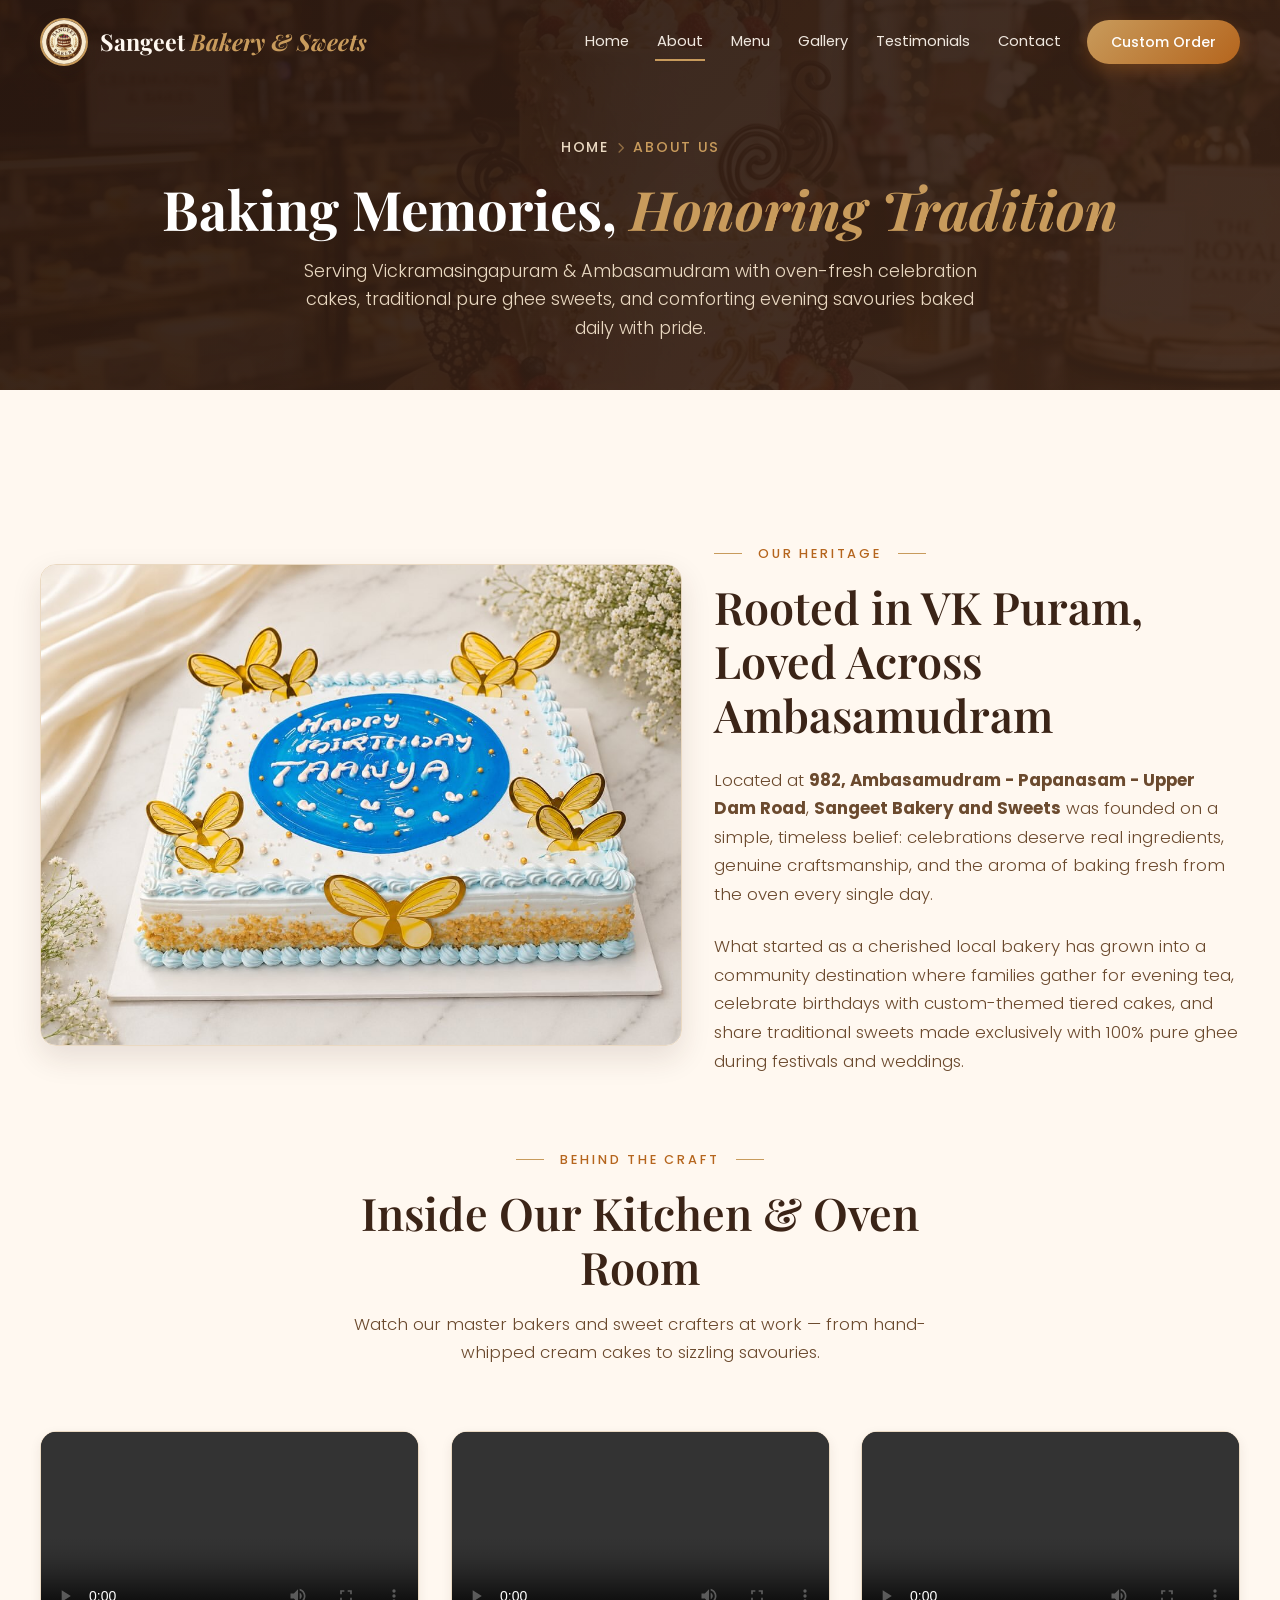
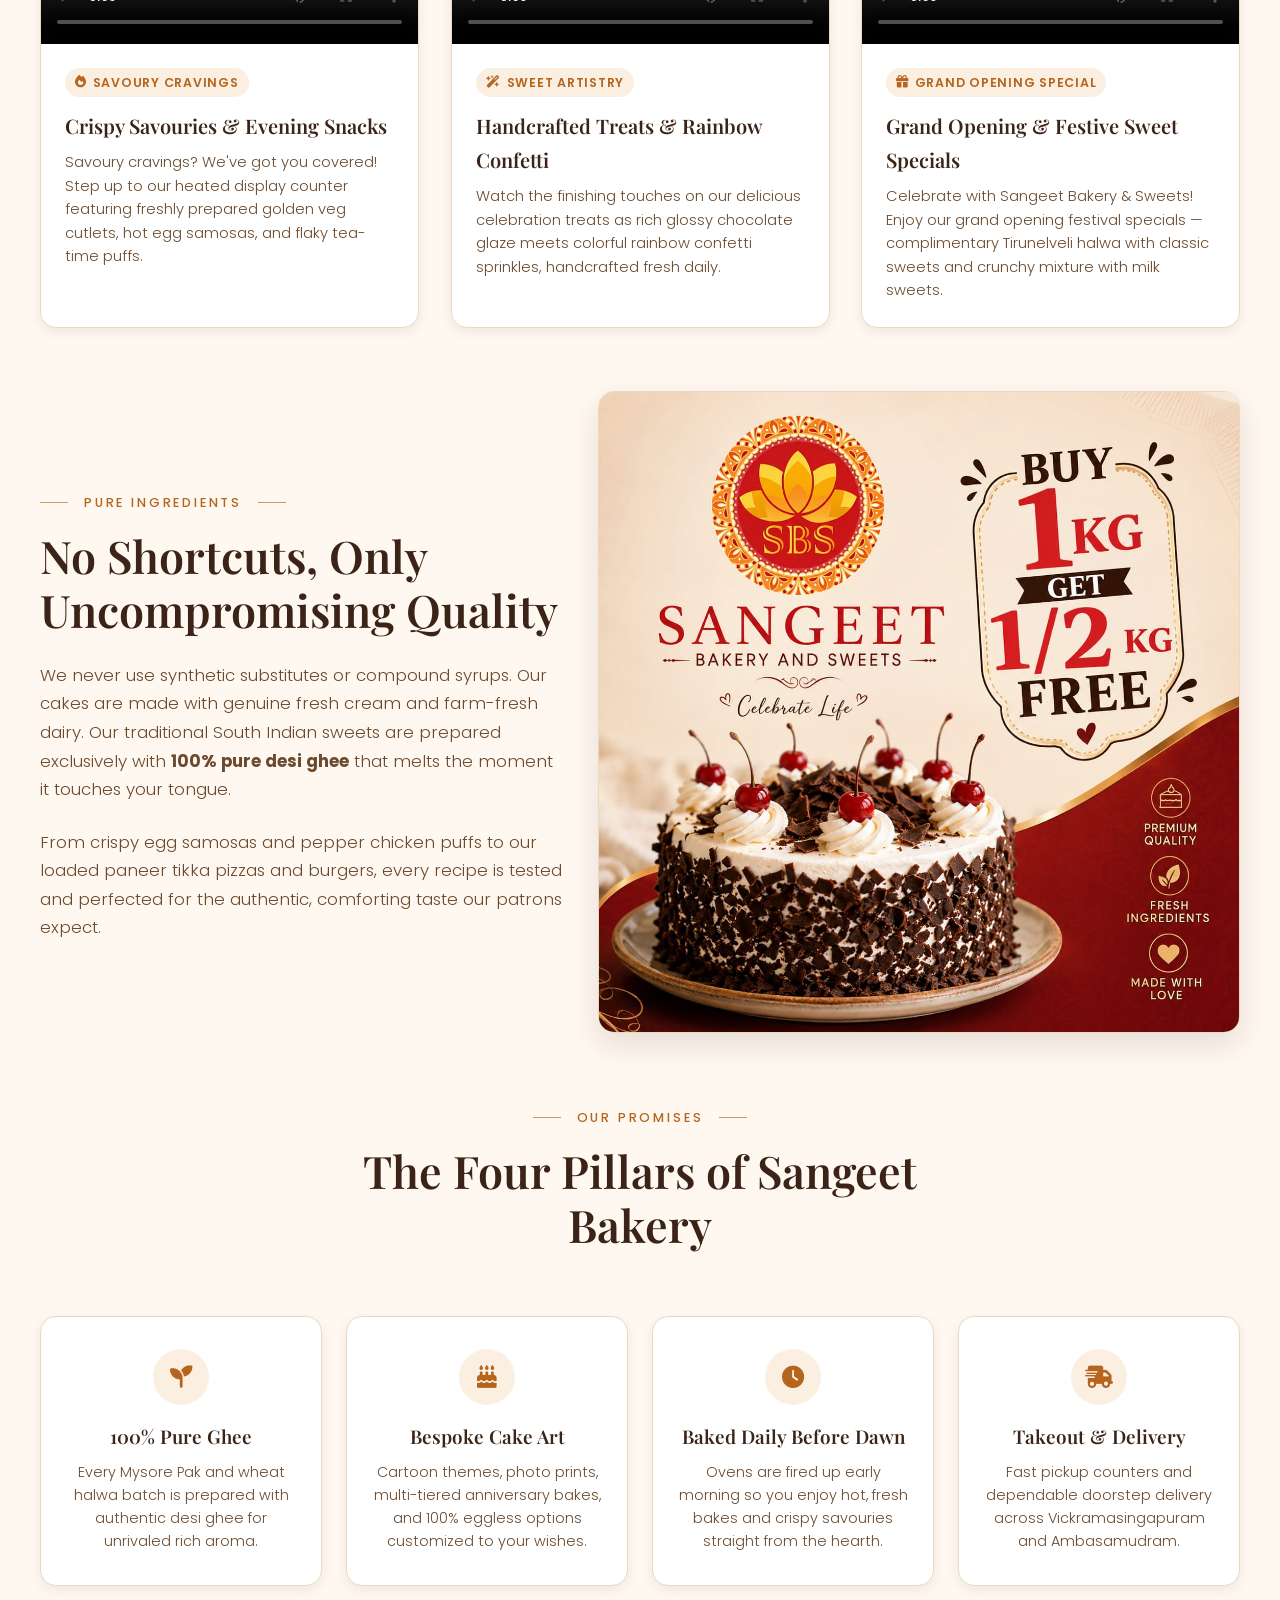
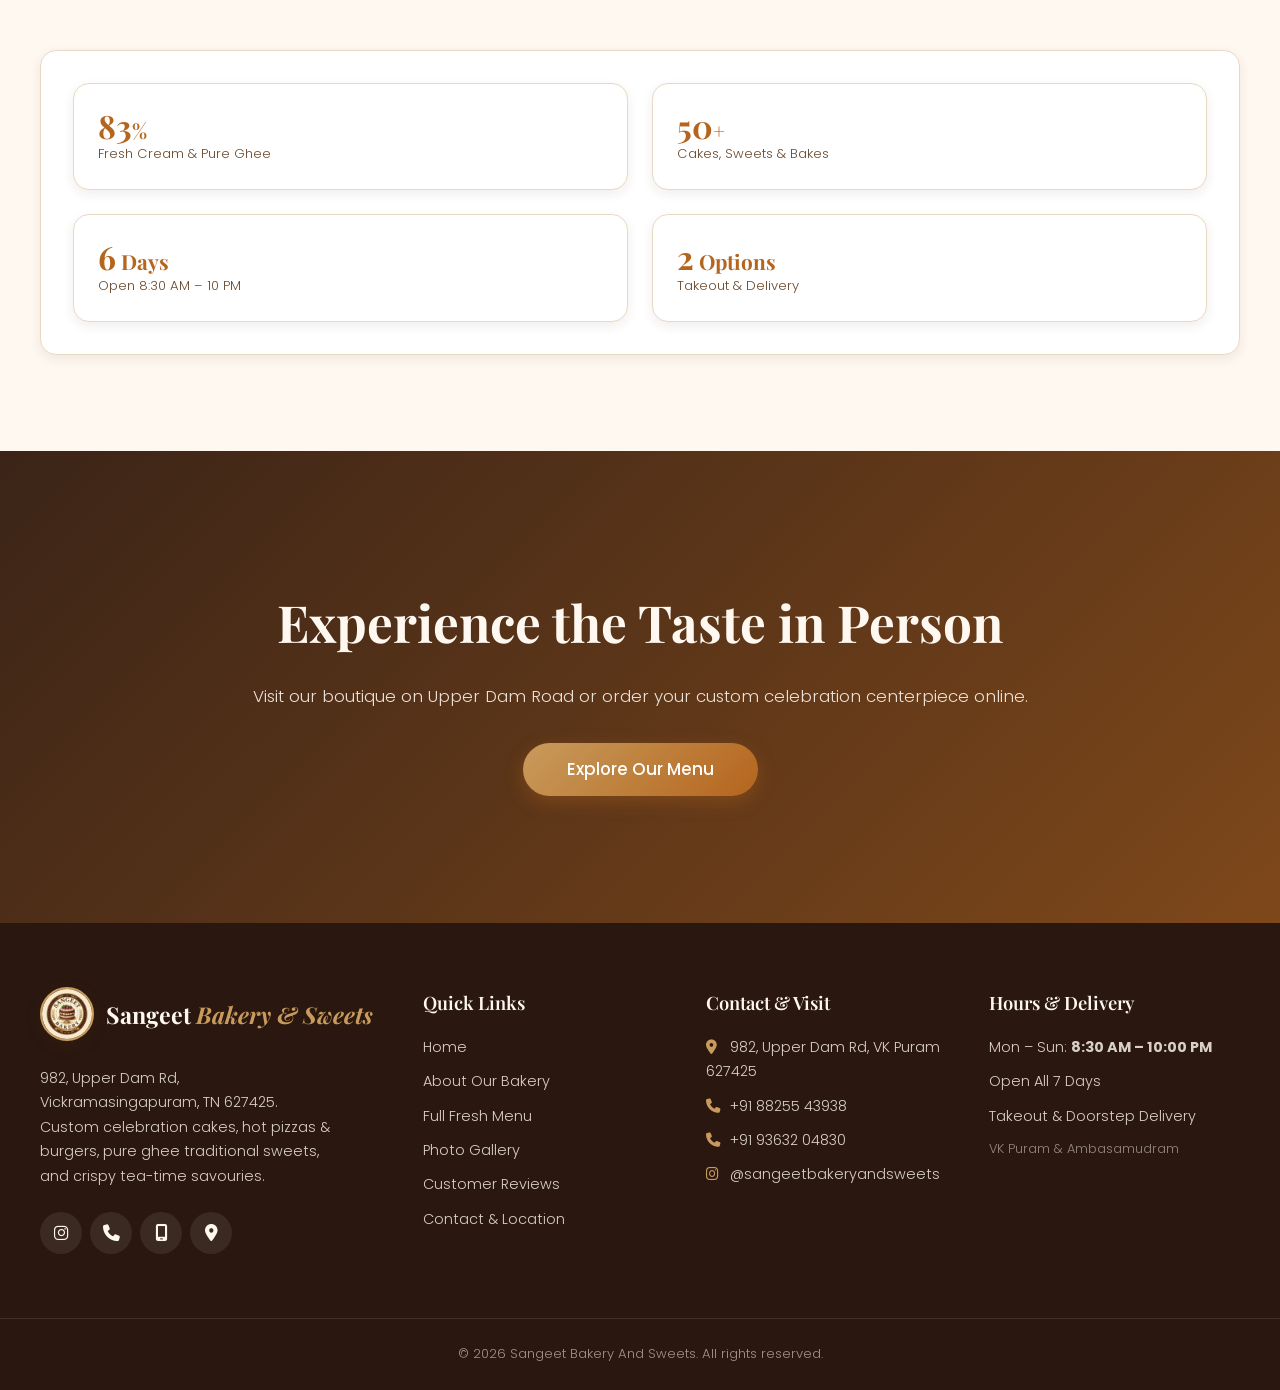
<file: about.html>
<!DOCTYPE html>
<html lang="en">

<head>
    <meta charset="UTF-8">
    <meta name="viewport" content="width=device-width, initial-scale=1.0">
    <meta name="description"
        content="Discover the story, craftsmanship, and pure ingredients behind Sangeet Bakery and Sweets in Vickramasingapuram (VK Puram) & Ambasamudram. Watch behind-the-scenes bakery videos and explore our heritage.">
    <title>About Us | Our Story, Craft & Heritage | Sangeet Bakery and Sweets</title>

    <!-- Favicon -->
    <link rel="icon" type="image/svg+xml" href="assets/favicon.svg">
    <link rel="alternate icon" type="image/jpeg" href="assets/cake-logo.jpg">
    <link rel="apple-touch-icon" href="assets/cake-logo.jpg">

    <!-- Fonts & icons -->
    <link rel="preconnect" href="https://fonts.googleapis.com">
    <link rel="preconnect" href="https://fonts.gstatic.com" crossorigin>
    <link
        href="https://fonts.googleapis.com/css2?family=Playfair+Display:ital,wght@0,500;0,600;0,700;1,500&family=Poppins:wght@300;400;500;600&display=swap"
        rel="stylesheet">
    <link rel="stylesheet" href="https://cdnjs.cloudflare.com/ajax/libs/font-awesome/6.5.2/css/all.min.css">

    <link rel="stylesheet" href="style.css">
</head>

<body>

    <!-- Preloader -->
    <div class="preloader" id="preloader" aria-hidden="true">
        <div class="preloader__inner">
            <img src="assets/cake-logo.jpg" alt="Sangeet Bakery Logo" class="preloader__logo-img">
            <span class="preloader__text">Sangeet Bakery And Sweets</span>
        </div>
    </div>

    <!-- 1. Navbar -->
    <header class="navbar" id="navbar">
        <div class="container navbar__container">
            <a href="index.html" class="navbar__logo" aria-label="Sangeet Bakery And Sweets — home">
                <img src="assets/cake-logo.jpg" alt="Sangeet Bakery and Sweets Logo" class="navbar__logo-img">
                <span class="navbar__logo-text">Sangeet <em>Bakery &amp; Sweets</em></span>
            </a>

            <nav class="navbar__nav" id="nav-menu" aria-label="Primary navigation">
                <ul class="navbar__list">
                    <li class="navbar__item"><a href="index.html" class="navbar__link">Home</a></li>
                    <li class="navbar__item"><a href="about.html" class="navbar__link is-active">About</a></li>
                    <li class="navbar__item"><a href="menu.html" class="navbar__link">Menu</a></li>
                    <li class="navbar__item"><a href="gallery.html" class="navbar__link">Gallery</a></li>
                    <li class="navbar__item"><a href="testimonials.html" class="navbar__link">Testimonials</a></li>
                    <li class="navbar__item"><a href="contact.html" class="navbar__link">Contact</a></li>
                </ul>
                <a href="#reserve" class="btn btn--small navbar__cta" data-open-reservation>Custom Order</a>
            </nav>

            <button class="navbar__toggle" id="nav-toggle" aria-label="Open navigation menu" aria-expanded="false"
                aria-controls="nav-menu">
                <span class="navbar__toggle-bar"></span>
                <span class="navbar__toggle-bar"></span>
                <span class="navbar__toggle-bar"></span>
            </button>
        </div>
    </header>

    <main>
        <!-- Page Hero Banner -->
        <section class="page-hero">
            <div class="container">
                <div class="page-hero__breadcrumbs reveal reveal--fade-up">
                    <a href="index.html">Home</a>
                    <span class="separator"><i class="fa-solid fa-chevron-right" style="font-size: 0.7rem;"></i></span>
                    <span>About Us</span>
                </div>
                <h1 class="page-hero__title reveal reveal--fade-up" style="--reveal-delay:.1s">
                    Baking Memories, <em>Honoring Tradition</em>
                </h1>
                <p class="page-hero__lead reveal reveal--fade-up" style="--reveal-delay:.2s">
                    Serving Vickramasingapuram &amp; Ambasamudram with oven-fresh celebration cakes, traditional pure ghee sweets, and comforting evening savouries baked daily with pride.
                </p>
            </div>
        </section>

        <!-- Our Story / Heritage Section -->
        <section class="section about-heritage">
            <div class="container">
                <div class="story-grid">
                    <div class="story-grid__media reveal reveal--slide-left">
                        <img src="assets/about/about-image-1.jpeg"
                            alt="Master artisans decorating fresh celebration cakes at Sangeet Bakery"
                            class="story-grid__img" loading="lazy">
                    </div>
                    <div class="story-grid__content reveal reveal--slide-right">
                        <p class="section-tag">Our Heritage</p>
                        <h2 class="section-title">Rooted in VK Puram, Loved Across Ambasamudram</h2>
                        <p class="about__text">
                            Located at <strong>982, Ambasamudram - Papanasam - Upper Dam Road</strong>, <strong>Sangeet Bakery and Sweets</strong> was founded on a simple, timeless belief: celebrations deserve real ingredients, genuine craftsmanship, and the aroma of baking fresh from the oven every single day.
                        </p>
                        <p class="about__text">
                            What started as a cherished local bakery has grown into a community destination where families gather for evening tea, celebrate birthdays with custom-themed tiered cakes, and share traditional sweets made exclusively with 100% pure ghee during festivals and weddings.
                        </p>
                    </div>
                </div>

                <!-- Behind the Scenes Video Showcase -->
                <div class="video-showcase-section" style="margin-top: var(--space-8);">
                    <header class="section__header reveal reveal--fade-up">
                        <p class="section-tag">Behind The Craft</p>
                        <h2 class="section-title">Inside Our Kitchen &amp; Oven Room</h2>
                        <p class="section-lead">Watch our master bakers and sweet crafters at work — from hand-whipped cream cakes to sizzling savouries.</p>
                    </header>

                    <div class="video-grid">
                        <!-- Video Card 1: Savoury Cravings & Hot Snacks -->
                        <article class="video-card reveal reveal--fade-up" style="--reveal-delay:.1s">
                            <div class="video-card__player-wrapper">
                                <video class="video-card__player" controls playsinline preload="metadata">
                                    <source src="assets/about/about-video-1.mp4#t=0.001" type="video/mp4">
                                    Your browser does not support HTML5 video.
                                </video>
                            </div>
                            <div class="video-card__body">
                                <span class="video-card__badge"><i class="fa-solid fa-fire"></i> Savoury Cravings</span>
                                <h3 class="video-card__title">Crispy Savouries &amp; Evening Snacks</h3>
                                <p class="video-card__desc">Savoury cravings? We've got you covered! Step up to our heated display counter featuring freshly prepared golden veg cutlets, hot egg samosas, and flaky tea-time puffs.</p>
                            </div>
                        </article>

                        <!-- Video Card 2: Handcrafted Treats & Rainbow Confetti -->
                        <article class="video-card reveal reveal--fade-up" style="--reveal-delay:.2s">
                            <div class="video-card__player-wrapper">
                                <video class="video-card__player" controls playsinline preload="metadata">
                                    <source src="assets/about/about-video-2.mp4#t=0.001" type="video/mp4">
                                    Your browser does not support HTML5 video.
                                </video>
                            </div>
                            <div class="video-card__body">
                                <span class="video-card__badge"><i class="fa-solid fa-wand-magic-sparkles"></i> Sweet Artistry</span>
                                <h3 class="video-card__title">Handcrafted Treats &amp; Rainbow Confetti</h3>
                                <p class="video-card__desc">Watch the finishing touches on our delicious celebration treats as rich glossy chocolate glaze meets colorful rainbow confetti sprinkles, handcrafted fresh daily.</p>
                            </div>
                        </article>

                        <!-- Video Card 3: Grand Opening & Festive Sweet Specials -->
                        <article class="video-card reveal reveal--fade-up" style="--reveal-delay:.3s">
                            <div class="video-card__player-wrapper">
                                <video class="video-card__player" controls playsinline preload="metadata">
                                    <source src="assets/about/about-video-3.mp4#t=0.001" type="video/mp4">
                                    Your browser does not support HTML5 video.
                                </video>
                            </div>
                            <div class="video-card__body">
                                <span class="video-card__badge"><i class="fa-solid fa-gift"></i> Grand Opening Special</span>
                                <h3 class="video-card__title">Grand Opening &amp; Festive Sweet Specials</h3>
                                <p class="video-card__desc">Celebrate with Sangeet Bakery &amp; Sweets! Enjoy our grand opening festival specials — complimentary Tirunelveli halwa with classic sweets and crunchy mixture with milk sweets.</p>
                            </div>
                        </article>
                    </div>
                </div>

                <!-- Story Grid 2: Pure Ingredients -->
                <div class="story-grid story-grid--reverse" style="margin-top: var(--space-8);">
                    <div class="story-grid__media reveal reveal--slide-right">
                        <img src="assets/about/about-image-2.jpg"
                            alt="Authentic traditional sweet making and pure ghee preparation"
                            class="story-grid__img" loading="lazy">
                    </div>
                    <div class="story-grid__content reveal reveal--slide-left">
                        <p class="section-tag">Pure Ingredients</p>
                        <h2 class="section-title">No Shortcuts, Only Uncompromising Quality</h2>
                        <p class="about__text">
                            We never use synthetic substitutes or compound syrups. Our cakes are made with genuine fresh cream and farm-fresh dairy. Our traditional South Indian sweets are prepared exclusively with <strong>100% pure desi ghee</strong> that melts the moment it touches your tongue.
                        </p>
                        <p class="about__text">
                            From crispy egg samosas and pepper chicken puffs to our loaded paneer tikka pizzas and burgers, every recipe is tested and perfected for the authentic, comforting taste our patrons expect.
                        </p>
                    </div>
                </div>

                <!-- 4 Quality Pillars -->
                <div style="margin-top: var(--space-8);">
                    <header class="section__header reveal reveal--fade-up">
                        <p class="section-tag">Our Promises</p>
                        <h2 class="section-title">The Four Pillars of Sangeet Bakery</h2>
                    </header>

                    <div class="pillars-grid">
                        <article class="pillar-card reveal reveal--fade-up" style="--reveal-delay:.1s">
                            <div class="pillar-card__icon"><i class="fa-solid fa-seedling"></i></div>
                            <h3 class="pillar-card__title">100% Pure Ghee</h3>
                            <p class="pillar-card__text">Every Mysore Pak and wheat halwa batch is prepared with authentic desi ghee for unrivaled rich aroma.</p>
                        </article>

                        <article class="pillar-card reveal reveal--fade-up" style="--reveal-delay:.2s">
                            <div class="pillar-card__icon"><i class="fa-solid fa-cake-candles"></i></div>
                            <h3 class="pillar-card__title">Bespoke Cake Art</h3>
                            <p class="pillar-card__text">Cartoon themes, photo prints, multi-tiered anniversary bakes, and 100% eggless options customized to your wishes.</p>
                        </article>

                        <article class="pillar-card reveal reveal--fade-up" style="--reveal-delay:.3s">
                            <div class="pillar-card__icon"><i class="fa-solid fa-clock"></i></div>
                            <h3 class="pillar-card__title">Baked Daily Before Dawn</h3>
                            <p class="pillar-card__text">Ovens are fired up early morning so you enjoy hot, fresh bakes and crispy savouries straight from the hearth.</p>
                        </article>

                        <article class="pillar-card reveal reveal--fade-up" style="--reveal-delay:.4s">
                            <div class="pillar-card__icon"><i class="fa-solid fa-truck-fast"></i></div>
                            <h3 class="pillar-card__title">Takeout &amp; Delivery</h3>
                            <p class="pillar-card__text">Fast pickup counters and dependable doorstep delivery across Vickramasingapuram and Ambasamudram.</p>
                        </article>
                    </div>
                </div>

                <!-- Animated Stats Counter Section -->
                <div class="about__stats-wrap" style="margin-top: var(--space-8); padding: var(--space-4); background: var(--color-white); border-radius: var(--radius-md); border: 1px solid var(--color-line); box-shadow: var(--shadow-sm);">
                    <ul class="about__stats" style="margin: 0;">
                        <li class="stat">
                            <p class="stat__value"><span class="stat__number" data-count="100">0</span><span
                                    class="stat__suffix">%</span></p>
                            <p class="stat__label">Fresh Cream &amp; Pure Ghee</p>
                        </li>
                        <li class="stat">
                            <p class="stat__value"><span class="stat__number" data-count="60">0</span><span
                                    class="stat__suffix">+</span></p>
                            <p class="stat__label">Cakes, Sweets &amp; Bakes</p>
                        </li>
                        <li class="stat">
                            <p class="stat__value"><span class="stat__number" data-count="7">0</span><span
                                    class="stat__suffix"> Days</span></p>
                            <p class="stat__label">Open 8:30 AM – 10 PM</p>
                        </li>
                        <li class="stat">
                            <p class="stat__value"><span class="stat__number" data-count="2">0</span><span
                                    class="stat__suffix"> Options</span></p>
                            <p class="stat__label">Takeout &amp; Delivery</p>
                        </li>
                    </ul>
                </div>
            </div>
        </section>

        <!-- CTA Banner -->
        <section class="cta" id="reserve">
            <div class="cta__overlay" aria-hidden="true"></div>
            <div class="container cta__content reveal reveal--scale">
                <h2 class="cta__title">Experience the Taste in Person</h2>
                <p class="cta__text">Visit our boutique on Upper Dam Road or order your custom celebration centerpiece online.</p>
                <div style="display: flex; gap: var(--space-2); justify-content: center; flex-wrap: wrap;">
                    <a href="menu.html" class="btn btn--large">Explore Our Menu</a>
                </div>
            </div>
        </section>
    </main>

    <!-- Footer -->
    <footer class="footer">
        <div class="container footer__grid">
            <div class="footer__brand">
                <a href="index.html" class="navbar__logo navbar__logo--footer"
                    aria-label="Sangeet Bakery And Sweets — back to home">
                    <img src="assets/cake-logo.jpg" alt="Sangeet Bakery and Sweets Logo" class="navbar__logo-img navbar__logo-img--footer">
                    <span class="navbar__logo-text">Sangeet <em>Bakery &amp; Sweets</em></span>
                </a>
                <p class="footer__tagline">982, Upper Dam Rd, Vickramasingapuram, TN 627425. Custom celebration cakes, hot pizzas &amp; burgers, pure ghee traditional sweets, and crispy tea-time savouries.</p>
                <div class="footer__social">
                    <a href="https://www.instagram.com/sangeetbakeryandsweets/" target="_blank" rel="noopener" aria-label="Sangeet Bakery And Sweets on Instagram"><i class="fa-brands fa-instagram"
                            aria-hidden="true"></i></a>
                    <a href="tel:+918825543938" aria-label="Call +91 88255 43938"><i class="fa-solid fa-phone"
                            aria-hidden="true"></i></a>
                    <a href="tel:+919363204830" aria-label="Call +91 93632 04830"><i class="fa-solid fa-mobile-screen"
                            aria-hidden="true"></i></a>
                    <a href="https://www.google.com/maps/search/?api=1&query=982+Ambasamudram+Papanasam+Upper+Dam+Rd+Vickramasingapuram+Tamil+Nadu+627425" target="_blank" rel="noopener" aria-label="Sangeet Bakery on Google Maps"><i class="fa-solid fa-location-dot"
                            aria-hidden="true"></i></a>
                </div>
            </div>

            <nav class="footer__col" aria-label="Footer quick links">
                <h3 class="footer__heading">Quick Links</h3>
                <ul class="footer__list">
                    <li><a href="index.html">Home</a></li>
                    <li><a href="about.html">About Our Bakery</a></li>
                    <li><a href="menu.html">Full Fresh Menu</a></li>
                    <li><a href="gallery.html">Photo Gallery</a></li>
                    <li><a href="testimonials.html">Customer Reviews</a></li>
                    <li><a href="contact.html">Contact &amp; Location</a></li>
                </ul>
            </nav>

            <div class="footer__col">
                <h3 class="footer__heading">Contact &amp; Visit</h3>
                <ul class="footer__list">
                    <li><i class="fa-solid fa-location-dot" aria-hidden="true"></i> 982, Upper Dam Rd, VK Puram 627425</li>
                    <li><i class="fa-solid fa-phone" aria-hidden="true"></i> <a href="tel:+918825543938">+91 88255 43938</a></li>
                    <li><i class="fa-solid fa-phone" aria-hidden="true"></i> <a href="tel:+919363204830">+91 93632 04830</a></li>
                    <li><i class="fa-brands fa-instagram" aria-hidden="true"></i> <a href="https://www.instagram.com/sangeetbakeryandsweets/" target="_blank" rel="noopener">@sangeetbakeryandsweets</a></li>
                </ul>
            </div>

            <div class="footer__col">
                <h3 class="footer__heading">Hours &amp; Delivery</h3>
                <ul class="footer__list">
                    <li>Mon – Sun: <strong>8:30 AM – 10:00 PM</strong></li>
                    <li>Open All 7 Days</li>
                    <li>Takeout &amp; Doorstep Delivery</li>
                    <li class="footer__holiday">VK Puram &amp; Ambasamudram</li>
                </ul>
            </div>
        </div>

        <div class="footer__bottom">
            <p>&copy; <span id="footer-year">2026</span> Sangeet Bakery And Sweets. All rights reserved.</p>
        </div>
    </footer>

    <!-- Back to top -->
    <button class="back-to-top" id="back-to-top" aria-label="Back to top">
        <i class="fa-solid fa-chevron-up" aria-hidden="true"></i>
    </button>

    <!-- Reservation / Order modal -->
    <div class="modal modal--form" id="reservation-modal" role="dialog" aria-modal="true"
        aria-labelledby="reservation-title" hidden>
        <div class="modal__backdrop" data-close-modal></div>
        <div class="modal__card modal__card--form" role="document">
            <button class="modal__close" data-close-modal aria-label="Close reservation form"><i
                    class="fa-solid fa-xmark" aria-hidden="true"></i></button>
            <div class="modal__body modal__body--form">
                <p class="section-tag">Inquiry &amp; Order</p>
                <h3 class="modal__name" id="reservation-title">Custom Cake &amp; Order Inquiry</h3>
                <p class="modal__desc">Planning a birthday celebration or party order? Send your details or call +91 88255 43938 directly.</p>

                <form id="reservation-form" class="form" novalidate>
                    <div class="form__row">
                        <div class="form__field">
                            <label for="res-name">Full name *</label>
                            <input type="text" id="res-name" name="name" autocomplete="name" placeholder="Your full name" required>
                            <span class="form__error" id="res-name-error"></span>
                        </div>
                        <div class="form__field">
                            <label for="res-phone">Phone number *</label>
                            <input type="tel" id="res-phone" name="phone" autocomplete="tel" placeholder="e.g., +91 88255 43938" maxlength="18" required>
                            <span class="form__error" id="res-phone-error"></span>
                        </div>
                    </div>

                    <div class="form__row">
                        <div class="form__field">
                            <label for="res-email">Email address *</label>
                            <input type="email" id="res-email" name="email" autocomplete="email" placeholder="you@example.com" required>
                            <span class="form__error" id="res-email-error"></span>
                        </div>
                        <div class="form__field">
                            <label for="res-service">Order Service</label>
                            <select id="res-service" name="service">
                                <option value="takeout">Takeout / Store Pickup</option>
                                <option value="delivery">Doorstep Delivery (VK Puram / Ambasamudram)</option>
                            </select>
                            <span class="form__error" id="res-service-error"></span>
                        </div>
                    </div>

                    <div class="form__row">
                        <div class="form__field">
                            <label for="res-item">Item / Cake to Order *</label>
                            <select id="res-item" name="item" required>
                                <option value="" disabled selected>-- Select an item or cake --</option>
                                <optgroup label="Cakes &amp; Treats">
                                    <option value="Custom Birthday Theme Cake">Custom Birthday Theme Cake</option>
                                    <option value="Classic Black Forest Cake">Classic Black Forest Cake</option>
                                    <option value="Red Velvet Celebration Pastry">Red Velvet Celebration Pastry / Cake</option>
                                    <option value="Butterscotch Crunch Cake">Butterscotch Crunch Cake</option>
                                    <option value="Photo / Cartoon Theme Cake">Photo / Cartoon Theme Cake</option>
                                    <option value="Multi-Tier Anniversary Cake">Multi-Tier Anniversary Cake</option>
                                </optgroup>
                                <optgroup label="Fast Food">
                                    <option value="Cheesy Paneer Tikka Pizza">Cheesy Paneer Tikka Pizza</option>
                                    <option value="Crispy Veg Loaded Burger">Crispy Veg Loaded Burger</option>
                                    <option value="Crispy Chicken Burger">Crispy Chicken Burger</option>
                                    <option value="Grilled Cheese Club Sandwich">Grilled Cheese Club Sandwich</option>
                                </optgroup>
                                <optgroup label="Snacks &amp; Savouries">
                                    <option value="Crispy Egg Samosas (Party Pack)">Crispy Egg Samosas (Party Pack)</option>
                                    <option value="Hot Chicken Pepper Puffs">Hot Chicken Pepper Puffs</option>
                                    <option value="Crispy Vegetable Puffs">Crispy Vegetable Puffs</option>
                                    <option value="Assorted Tea-Time Savouries">Assorted Tea-Time Savouries</option>
                                </optgroup>
                                <optgroup label="Traditional Sweets">
                                    <option value="Pure Ghee Mysore Pak">Pure Ghee Mysore Pak</option>
                                    <option value="Tirunelveli Wheat Halwa">Tirunelveli Wheat Halwa</option>
                                    <option value="Cashew Kaju Katli">Cashew Kaju Katli</option>
                                    <option value="Assorted Traditional Sweets Box">Assorted Traditional Sweets Box</option>
                                </optgroup>
                                <optgroup label="Beverages">
                                    <option value="KitKat Thick Milkshake">KitKat Thick Milkshake</option>
                                    <option value="South Indian Filter Coffee">South Indian Filter Coffee</option>
                                </optgroup>
                                <option value="Other Custom Order">Other / Custom Order (Specify in Notes)</option>
                            </select>
                            <span class="form__error" id="res-item-error"></span>
                        </div>
                        <div class="form__field">
                            <label for="res-guests">Quantity / Weight *</label>
                            <input type="text" id="res-guests" name="guests" placeholder="e.g., 1 kg / 20 pcs / 2 boxes" value="1 kg" required>
                            <span class="form__error" id="res-guests-error"></span>
                        </div>
                    </div>

                    <div class="form__row">
                        <div class="form__field">
                            <label for="res-date">Required Date *</label>
                            <input type="date" id="res-date" name="date" required>
                            <span class="form__error" id="res-date-error"></span>
                        </div>
                        <div class="form__field">
                            <label for="res-time">Required Time *</label>
                            <input type="time" id="res-time" name="time" min="08:30" max="22:00" required>
                            <span class="form__error" id="res-time-error"></span>
                        </div>
                    </div>

                    <div class="form__field">
                        <label for="res-notes">Cake Message / Special Instructions (Optional)</label>
                        <textarea id="res-notes" name="notes" rows="2" placeholder="e.g., Name on cake: 'Happy Birthday Arun', eggless, chocolate flavor, theme photo, or delivery address"></textarea>
                        <span class="form__error" id="res-notes-error"></span>
                    </div>

                    <button type="submit" class="btn btn--full btn--whatsapp">
                        <i class="fa-brands fa-whatsapp" aria-hidden="true"></i>
                        <span>Submit Inquiry / Order via WhatsApp</span>
                    </button>
                    <p class="form__whatsapp-note">
                        <i class="fa-brands fa-whatsapp" style="color: #25D366;"></i>
                        Orders are received directly on WhatsApp. Quick confirmation!
                    </p>
                </form>
            </div>
        </div>
    </div>

    <!-- Toast region -->
    <div class="toast-region" id="toast-region" aria-live="polite" aria-atomic="false"></div>

    <script src="script.js"></script>
</body>

</html>
</file>
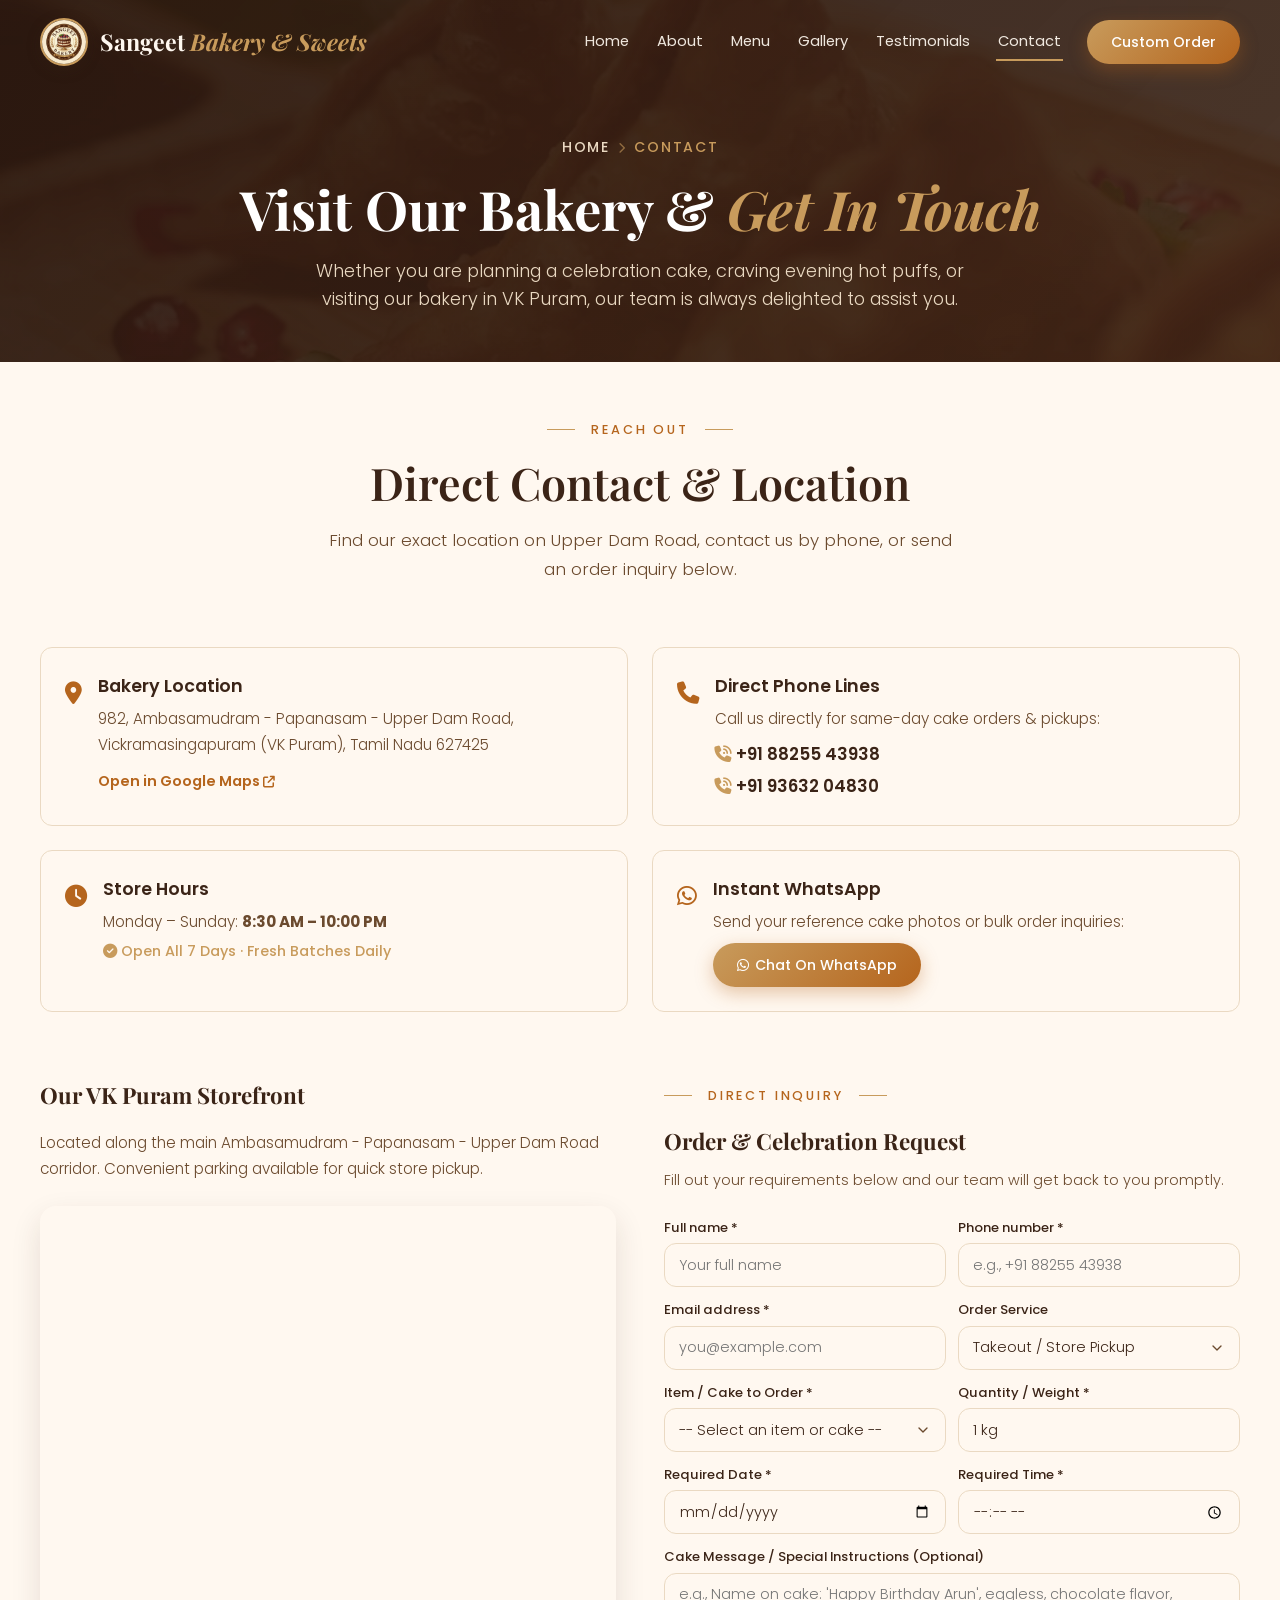
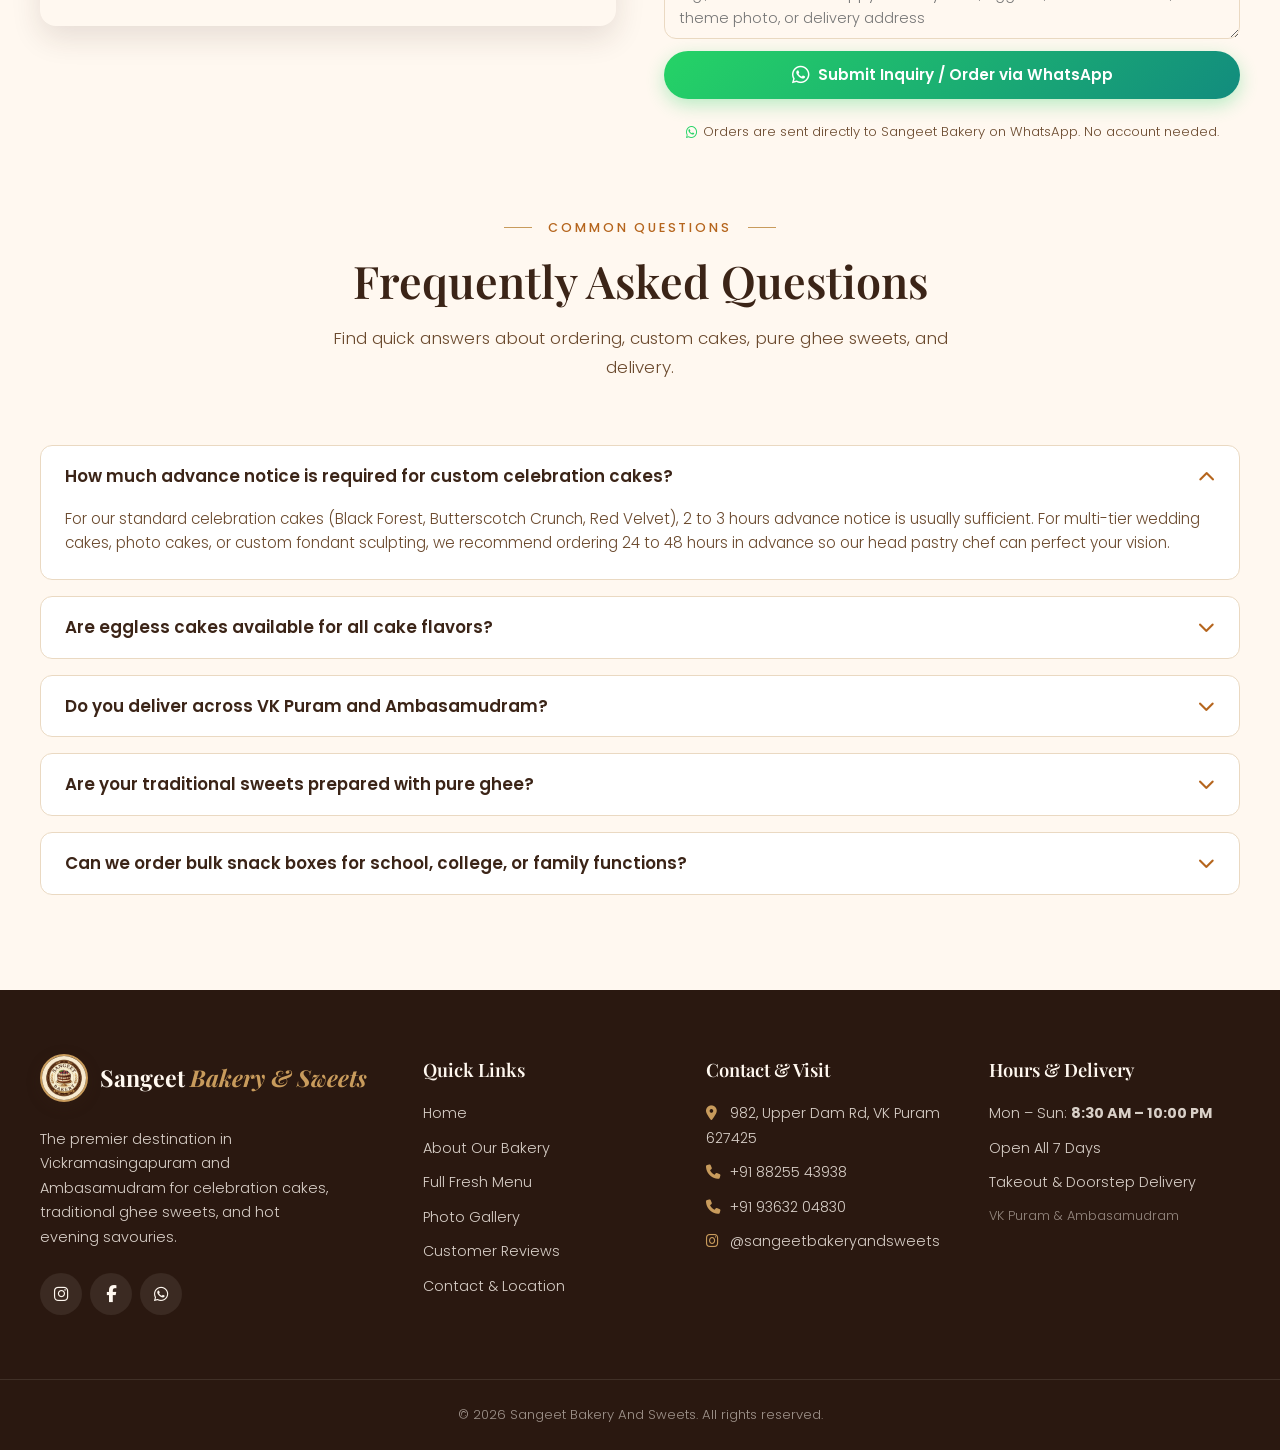
<file: contact.html>
<!DOCTYPE html>
<html lang="en">

<head>
    <meta charset="UTF-8">
    <meta name="viewport" content="width=device-width, initial-scale=1.0">
    <meta name="description"
        content="Contact Sangeet Bakery and Sweets in VK Puram & Ambasamudram. Call +91 88255 43938, view location on Upper Dam Road, order custom cakes, or check operating hours.">
    <title>Contact Us & Location | Sangeet Bakery and Sweets</title>

    <!-- Favicon -->
    <link rel="icon" type="image/svg+xml" href="assets/favicon.svg">
    <link rel="alternate icon" type="image/jpeg" href="assets/cake-logo.jpg">
    <link rel="apple-touch-icon" href="assets/cake-logo.jpg">

    <!-- Fonts & icons -->
    <link rel="preconnect" href="https://fonts.googleapis.com">
    <link rel="preconnect" href="https://fonts.gstatic.com" crossorigin>
    <link
        href="https://fonts.googleapis.com/css2?family=Playfair+Display:ital,wght@0,500;0,600;0,700;1,500&family=Poppins:wght@300;400;500;600&display=swap"
        rel="stylesheet">
    <link rel="stylesheet" href="https://cdnjs.cloudflare.com/ajax/libs/font-awesome/6.5.2/css/all.min.css">

    <link rel="stylesheet" href="style.css">
</head>

<body>

    <!-- Preloader -->
    <div class="preloader" id="preloader" aria-hidden="true">
        <div class="preloader__inner">
            <img src="assets/cake-logo.jpg" alt="Sangeet Bakery Logo" class="preloader__logo-img">
            <span class="preloader__text">Sangeet Bakery And Sweets</span>
        </div>
    </div>

    <!-- 1. Navbar -->
    <header class="navbar" id="navbar">
        <div class="container navbar__container">
            <a href="index.html" class="navbar__logo" aria-label="Sangeet Bakery And Sweets — home">
                <img src="assets/cake-logo.jpg" alt="Sangeet Bakery and Sweets Logo" class="navbar__logo-img">
                <span class="navbar__logo-text">Sangeet <em>Bakery &amp; Sweets</em></span>
            </a>

            <nav class="navbar__nav" id="nav-menu" aria-label="Primary navigation">
                <ul class="navbar__list">
                    <li class="navbar__item"><a href="index.html" class="navbar__link">Home</a></li>
                    <li class="navbar__item"><a href="about.html" class="navbar__link">About</a></li>
                    <li class="navbar__item"><a href="menu.html" class="navbar__link">Menu</a></li>
                    <li class="navbar__item"><a href="gallery.html" class="navbar__link">Gallery</a></li>
                    <li class="navbar__item"><a href="testimonials.html" class="navbar__link">Testimonials</a></li>
                    <li class="navbar__item"><a href="contact.html" class="navbar__link is-active">Contact</a></li>
                </ul>
                <a href="#reserve" class="btn btn--small navbar__cta" data-open-reservation>Custom Order</a>
            </nav>

            <button class="navbar__toggle" id="nav-toggle" aria-label="Open navigation menu" aria-expanded="false"
                aria-controls="nav-menu">
                <span class="navbar__toggle-bar"></span>
                <span class="navbar__toggle-bar"></span>
                <span class="navbar__toggle-bar"></span>
            </button>
        </div>
    </header>

    <main>
        <!-- Page Hero -->
        <section class="page-hero page-hero--contact">
            <div class="container">
                <div class="page-hero__breadcrumbs reveal reveal--fade-up">
                    <a href="index.html">Home</a>
                    <span class="separator"><i class="fa-solid fa-chevron-right" style="font-size: 0.7rem;"></i></span>
                    <span>Contact</span>
                </div>
                <h1 class="page-hero__title reveal reveal--fade-up" style="--reveal-delay:.1s">
                    Visit Our Bakery &amp; <em>Get In Touch</em>
                </h1>
                <p class="page-hero__lead reveal reveal--fade-up" style="--reveal-delay:.2s">
                    Whether you are planning a celebration cake, craving evening hot puffs, or visiting our bakery in VK Puram, our team is always delighted to assist you.
                </p>
            </div>
        </section>

        <!-- Contact Section -->
        <section class="section contact-section" style="padding-top: var(--space-6);">
            <div class="container">
                <header class="section__header reveal reveal--fade-up">
                    <p class="section-tag">Reach Out</p>
                    <h2 class="section-title">Direct Contact &amp; Location</h2>
                    <p class="section-lead">Find our exact location on Upper Dam Road, contact us by phone, or send an order inquiry below.</p>
                </header>

                <!-- Contact Channels Grid -->
                <div class="contact-channels reveal reveal--fade-up">
                    <div class="contact-channel">
                        <div class="contact-channel__icon"><i class="fa-solid fa-location-dot"></i></div>
                        <div>
                            <h3 style="font-size: 1.1rem; font-weight: 600; margin-bottom: 4px;">Bakery Location</h3>
                            <p style="color: var(--color-soft); font-size: 0.95rem; margin-bottom: 8px;">
                                982, Ambasamudram - Papanasam - Upper Dam Road,<br>
                                Vickramasingapuram (VK Puram), Tamil Nadu 627425
                            </p>
                            <a href="https://maps.google.com/?q=Sangeet+Bakery+And+Sweets+VK+Puram" target="_blank" rel="noopener" style="color: var(--color-terracotta); font-weight: 600; font-size: 0.9rem;">
                                Open in Google Maps <i class="fa-solid fa-arrow-up-right-from-square" style="font-size: 0.75rem;"></i>
                            </a>
                        </div>
                    </div>

                    <div class="contact-channel">
                        <div class="contact-channel__icon"><i class="fa-solid fa-phone"></i></div>
                        <div>
                            <h3 style="font-size: 1.1rem; font-weight: 600; margin-bottom: 4px;">Direct Phone Lines</h3>
                            <p style="color: var(--color-soft); font-size: 0.95rem; margin-bottom: 8px;">
                                Call us directly for same-day cake orders &amp; pickups:
                            </p>
                            <p style="margin-bottom: 4px;">
                                <a href="tel:+918825543938" style="font-weight: 600; color: var(--color-dark); font-size: 1.05rem;">
                                    <i class="fa-solid fa-phone-volume" style="color: var(--color-caramel);"></i> +91 88255 43938
                                </a>
                            </p>
                            <p>
                                <a href="tel:+919363204830" style="font-weight: 600; color: var(--color-dark); font-size: 1.05rem;">
                                    <i class="fa-solid fa-phone-volume" style="color: var(--color-caramel);"></i> +91 93632 04830
                                </a>
                            </p>
                        </div>
                    </div>

                    <div class="contact-channel">
                        <div class="contact-channel__icon"><i class="fa-solid fa-clock"></i></div>
                        <div>
                            <h3 style="font-size: 1.1rem; font-weight: 600; margin-bottom: 4px;">Store Hours</h3>
                            <p style="color: var(--color-soft); font-size: 0.95rem; margin-bottom: 4px;">
                                Monday – Sunday: <strong>8:30 AM – 10:00 PM</strong>
                            </p>
                            <p style="color: var(--color-caramel); font-size: 0.9rem; font-weight: 500;">
                                <i class="fa-solid fa-circle-check"></i> Open All 7 Days · Fresh Batches Daily
                            </p>
                        </div>
                    </div>

                    <div class="contact-channel">
                        <div class="contact-channel__icon"><i class="fa-brands fa-whatsapp"></i></div>
                        <div>
                            <h3 style="font-size: 1.1rem; font-weight: 600; margin-bottom: 4px;">Instant WhatsApp</h3>
                            <p style="color: var(--color-soft); font-size: 0.95rem; margin-bottom: 8px;">
                                Send your reference cake photos or bulk order inquiries:
                            </p>
                            <a href="https://wa.me/918825543938" target="_blank" rel="noopener" class="btn btn--small btn--primary" style="display: inline-flex; align-items: center; gap: 6px;">
                                <i class="fa-brands fa-whatsapp"></i> Chat On WhatsApp
                            </a>
                        </div>
                    </div>
                </div>

                <!-- Contact Layout: Google Map + Inquiry Form -->
                <div class="contact-layout" style="margin-top: var(--space-8);">
                    <!-- Map & Directions -->
                    <div class="contact-info reveal reveal--slide-left">
                        <h3 style="font-family: var(--font-head); font-size: 1.4rem; margin-bottom: var(--space-2);">Our VK Puram Storefront</h3>
                        <p style="color: var(--color-soft); font-size: 0.95rem; margin-bottom: var(--space-3);">
                            Located along the main Ambasamudram - Papanasam - Upper Dam Road corridor. Convenient parking available for quick store pickup.
                        </p>
                        <div class="location__map">
                            <iframe
                                src="https://www.google.com/maps/embed?pb=!1m18!1m12!1m3!1d3944.38531093121!2d77.388836!3d8.654817!2m3!1f0!2f0!3f0!3m2!1i1024!2i768!4f13.1!3m3!1m2!1s0x3b04396b2e352bbd%3A0x9d115e5192131976!2sSangeet%20Bakery%20And%20Sweets!5e0!3m2!1sen!2sin!4v1710500000000!5m2!1sen!2sin"
                                title="Sangeet Bakery And Sweets location map" loading="lazy"
                                referrerpolicy="no-referrer-when-downgrade">
                            </iframe>
                        </div>
                    </div>

                    <!-- On-Page Custom Order / Inquiry Form -->
                    <div class="contact-form-card reveal reveal--slide-right">
                        <p class="section-tag">Direct Inquiry</p>
                        <h3 style="font-family: var(--font-head); font-size: 1.4rem; margin-bottom: var(--space-1);">Order &amp; Celebration Request</h3>
                        <p style="color: var(--color-soft); font-size: 0.9rem; margin-bottom: var(--space-3);">
                            Fill out your requirements below and our team will get back to you promptly.
                        </p>

                        <form id="reservation-form" class="form" novalidate>
                            <div class="form__row">
                                <div class="form__field">
                                    <label for="res-name">Full name *</label>
                                    <input type="text" id="res-name" name="name" autocomplete="name" placeholder="Your full name" required>
                                    <span class="form__error" id="res-name-error"></span>
                                </div>
                                <div class="form__field">
                                    <label for="res-phone">Phone number *</label>
                                    <input type="tel" id="res-phone" name="phone" autocomplete="tel" placeholder="e.g., +91 88255 43938" maxlength="18" required>
                                    <span class="form__error" id="res-phone-error"></span>
                                </div>
                            </div>

                            <div class="form__row">
                                <div class="form__field">
                                    <label for="res-email">Email address *</label>
                                    <input type="email" id="res-email" name="email" autocomplete="email" placeholder="you@example.com" required>
                                    <span class="form__error" id="res-email-error"></span>
                                </div>
                                <div class="form__field">
                                    <label for="res-service">Order Service</label>
                                    <select id="res-service" name="service">
                                        <option value="takeout">Takeout / Store Pickup</option>
                                        <option value="delivery">Doorstep Delivery (VK Puram / Ambasamudram)</option>
                                    </select>
                                    <span class="form__error" id="res-service-error"></span>
                                </div>
                            </div>

                            <div class="form__row">
                                <div class="form__field">
                                    <label for="res-item">Item / Cake to Order *</label>
                                    <select id="res-item" name="item" required>
                                        <option value="" disabled selected>-- Select an item or cake --</option>
                                        <optgroup label="Cakes &amp; Treats">
                                            <option value="Custom Birthday Theme Cake">Custom Birthday Theme Cake</option>
                                            <option value="Classic Black Forest Cake">Classic Black Forest Cake</option>
                                            <option value="Red Velvet Celebration Pastry">Red Velvet Celebration Pastry / Cake</option>
                                            <option value="Butterscotch Crunch Cake">Butterscotch Crunch Cake</option>
                                            <option value="Photo / Cartoon Theme Cake">Photo / Cartoon Theme Cake</option>
                                            <option value="Multi-Tier Anniversary Cake">Multi-Tier Anniversary Cake</option>
                                        </optgroup>
                                        <optgroup label="Fast Food">
                                            <option value="Cheesy Paneer Tikka Pizza">Cheesy Paneer Tikka Pizza</option>
                                            <option value="Crispy Veg Loaded Burger">Crispy Veg Loaded Burger</option>
                                            <option value="Crispy Chicken Burger">Crispy Chicken Burger</option>
                                            <option value="Grilled Cheese Club Sandwich">Grilled Cheese Club Sandwich</option>
                                        </optgroup>
                                        <optgroup label="Snacks &amp; Savouries">
                                            <option value="Crispy Egg Samosas (Party Pack)">Crispy Egg Samosas (Party Pack)</option>
                                            <option value="Hot Chicken Pepper Puffs">Hot Chicken Pepper Puffs</option>
                                            <option value="Crispy Vegetable Puffs">Crispy Vegetable Puffs</option>
                                            <option value="Assorted Tea-Time Savouries">Assorted Tea-Time Savouries</option>
                                        </optgroup>
                                        <optgroup label="Traditional Sweets">
                                            <option value="Pure Ghee Mysore Pak">Pure Ghee Mysore Pak</option>
                                            <option value="Tirunelveli Wheat Halwa">Tirunelveli Wheat Halwa</option>
                                            <option value="Cashew Kaju Katli">Cashew Kaju Katli</option>
                                            <option value="Assorted Traditional Sweets Box">Assorted Traditional Sweets Box</option>
                                        </optgroup>
                                        <optgroup label="Beverages">
                                            <option value="KitKat Thick Milkshake">KitKat Thick Milkshake</option>
                                            <option value="South Indian Filter Coffee">South Indian Filter Coffee</option>
                                        </optgroup>
                                        <option value="Other Custom Order">Other / Custom Order (Specify in Notes)</option>
                                    </select>
                                    <span class="form__error" id="res-item-error"></span>
                                </div>
                                <div class="form__field">
                                    <label for="res-guests">Quantity / Weight *</label>
                                    <input type="text" id="res-guests" name="guests" placeholder="e.g., 1 kg / 20 pcs / 2 boxes" value="1 kg" required>
                                    <span class="form__error" id="res-guests-error"></span>
                                </div>
                            </div>

                            <div class="form__row">
                                <div class="form__field">
                                    <label for="res-date">Required Date *</label>
                                    <input type="date" id="res-date" name="date" required>
                                    <span class="form__error" id="res-date-error"></span>
                                </div>
                                <div class="form__field">
                                    <label for="res-time">Required Time *</label>
                                    <input type="time" id="res-time" name="time" min="08:30" max="22:00" required>
                                    <span class="form__error" id="res-time-error"></span>
                                </div>
                            </div>

                            <div class="form__field">
                                <label for="res-notes">Cake Message / Special Instructions (Optional)</label>
                                <textarea id="res-notes" name="notes" rows="2" placeholder="e.g., Name on cake: 'Happy Birthday Arun', eggless, chocolate flavor, theme photo, or delivery address"></textarea>
                                <span class="form__error" id="res-notes-error"></span>
                            </div>

                            <button type="submit" class="btn btn--full btn--whatsapp" style="display: inline-flex; align-items: center; justify-content: center; gap: 8px;">
                                <i class="fa-brands fa-whatsapp" aria-hidden="true" style="font-size: 1.25rem;"></i>
                                <span>Submit Inquiry / Order via WhatsApp</span>
                            </button>
                            <p style="text-align: center; font-size: 0.82rem; color: var(--color-soft); margin-top: 10px; display: flex; align-items: center; justify-content: center; gap: 6px;">
                                <i class="fa-brands fa-whatsapp" style="color: #25D366;"></i>
                                Orders are sent directly to Sangeet Bakery on WhatsApp. No account needed.
                            </p>
                        </form>
                    </div>
                </div>

                <!-- Frequently Asked Questions Accordion -->
                <div class="faq-section reveal reveal--fade-up" style="margin-top: var(--space-8);">
                    <header class="section__header">
                        <p class="section-tag">Common Questions</p>
                        <h2 class="section-title">Frequently Asked Questions</h2>
                        <p class="section-lead">Find quick answers about ordering, custom cakes, pure ghee sweets, and delivery.</p>
                    </header>

                    <div class="faq-list">
                        <!-- FAQ 1 -->
                        <div class="faq-item is-open">
                            <button type="button" class="faq-question">
                                <span>How much advance notice is required for custom celebration cakes?</span>
                                <i class="fa-solid fa-chevron-down"></i>
                            </button>
                            <div class="faq-answer">
                                For our standard celebration cakes (Black Forest, Butterscotch Crunch, Red Velvet), 2 to 3 hours advance notice is usually sufficient. For multi-tier wedding cakes, photo cakes, or custom fondant sculpting, we recommend ordering 24 to 48 hours in advance so our head pastry chef can perfect your vision.
                            </div>
                        </div>

                        <!-- FAQ 2 -->
                        <div class="faq-item">
                            <button type="button" class="faq-question">
                                <span>Are eggless cakes available for all cake flavors?</span>
                                <i class="fa-solid fa-chevron-down"></i>
                            </button>
                            <div class="faq-answer">
                                Yes! Every single cake in our menu can be prepared 100% eggless. Our eggless sponge recipes use premium milk solids and butter to ensure the exact same moist, melt-in-mouth texture as traditional bakes.
                            </div>
                        </div>

                        <!-- FAQ 3 -->
                        <div class="faq-item">
                            <button type="button" class="faq-question">
                                <span>Do you deliver across VK Puram and Ambasamudram?</span>
                                <i class="fa-solid fa-chevron-down"></i>
                            </button>
                            <div class="faq-answer">
                                Yes, we offer prompt doorstep delivery across Vickramasingapuram (VK Puram), Ambasamudram town, Papanasam road, and nearby localities. Cakes are transported in secure temperature-guarded packaging to ensure they arrive in pristine condition.
                            </div>
                        </div>

                        <!-- FAQ 4 -->
                        <div class="faq-item">
                            <button type="button" class="faq-question">
                                <span>Are your traditional sweets prepared with pure ghee?</span>
                                <i class="fa-solid fa-chevron-down"></i>
                            </button>
                            <div class="faq-answer">
                                Absolutely. We maintain strict traditional standards: our Mysore Pak, Tirunelveli Wheat Halwa, and Kaju Katli are made with 100% pure country ghee with zero artificial coloring, preservatives, or vegetable oil substitutes.
                            </div>
                        </div>

                        <!-- FAQ 5 -->
                        <div class="faq-item">
                            <button type="button" class="faq-question">
                                <span>Can we order bulk snack boxes for school, college, or family functions?</span>
                                <i class="fa-solid fa-chevron-down"></i>
                            </button>
                            <div class="faq-answer">
                                Yes! We regularly cater for school functions, college events, weddings, and corporate gatherings. You can customize party boxes with vegetable or egg puffs, samosas, traditional sweets, and chilled beverages at special discounted group rates. Call +91 88255 43938 to discuss your event menu.
                            </div>
                        </div>
                    </div>
                </div>
            </div>
        </section>
    </main>

    <!-- Footer -->
    <footer class="footer" id="contact">
        <div class="container footer__grid">
            <div class="footer__brand">
                <a href="index.html" class="navbar__logo footer__logo">
                    <img src="assets/cake-logo.jpg" alt="Sangeet Bakery Logo" class="navbar__logo-img">
                    <span class="navbar__logo-text">Sangeet <em>Bakery &amp; Sweets</em></span>
                </a>
                <p class="footer__tagline">
                    The premier destination in Vickramasingapuram and Ambasamudram for celebration cakes, traditional ghee sweets, and hot evening savouries.
                </p>
                <div class="footer__social" aria-label="Social media">
                    <a href="https://www.instagram.com/sangeetbakeryandsweets/" target="_blank" rel="noopener" aria-label="Instagram"><i class="fa-brands fa-instagram"></i></a>
                    <a href="https://www.facebook.com" target="_blank" rel="noopener" aria-label="Facebook"><i class="fa-brands fa-facebook-f"></i></a>
                    <a href="https://wa.me/918825543938" target="_blank" rel="noopener" aria-label="WhatsApp"><i class="fa-brands fa-whatsapp"></i></a>
                </div>
            </div>

            <nav class="footer__col" aria-label="Quick links">
                <h3 class="footer__heading">Quick Links</h3>
                <ul class="footer__list">
                    <li><a href="index.html">Home</a></li>
                    <li><a href="about.html">About Our Bakery</a></li>
                    <li><a href="menu.html">Full Fresh Menu</a></li>
                    <li><a href="gallery.html">Photo Gallery</a></li>
                    <li><a href="testimonials.html">Customer Reviews</a></li>
                    <li><a href="contact.html">Contact &amp; Location</a></li>
                </ul>
            </nav>

            <div class="footer__col">
                <h3 class="footer__heading">Contact &amp; Visit</h3>
                <ul class="footer__list">
                    <li><i class="fa-solid fa-location-dot" aria-hidden="true"></i> 982, Upper Dam Rd, VK Puram 627425</li>
                    <li><i class="fa-solid fa-phone" aria-hidden="true"></i> <a href="tel:+918825543938">+91 88255 43938</a></li>
                    <li><i class="fa-solid fa-phone" aria-hidden="true"></i> <a href="tel:+919363204830">+91 93632 04830</a></li>
                    <li><i class="fa-brands fa-instagram" aria-hidden="true"></i> <a href="https://www.instagram.com/sangeetbakeryandsweets/" target="_blank" rel="noopener">@sangeetbakeryandsweets</a></li>
                </ul>
            </div>

            <div class="footer__col">
                <h3 class="footer__heading">Hours &amp; Delivery</h3>
                <ul class="footer__list">
                    <li>Mon – Sun: <strong>8:30 AM – 10:00 PM</strong></li>
                    <li>Open All 7 Days</li>
                    <li>Takeout &amp; Doorstep Delivery</li>
                    <li class="footer__holiday">VK Puram &amp; Ambasamudram</li>
                </ul>
            </div>
        </div>

        <div class="footer__bottom">
            <p>&copy; <span id="footer-year">2026</span> Sangeet Bakery And Sweets. All rights reserved.</p>
        </div>
    </footer>

    <!-- Back to top -->
    <button class="back-to-top" id="back-to-top" aria-label="Back to top">
        <i class="fa-solid fa-chevron-up" aria-hidden="true"></i>
    </button>

    <!-- Toast region -->
    <div class="toast-region" id="toast-region" aria-live="polite" aria-atomic="false"></div>

    <script src="script.js"></script>
</body>

</html>
</file>
<file: style.css>
/* ==========================================================================
   Sangeet Bakery And Sweets — style.css
   BEM naming · CSS custom properties · mobile-first · transform/opacity only
   ========================================================================== */

/* ---------- 1. Design tokens ---------- */
:root {
    /* Palette */
    --color-cream: #FFF8F0;
    /* page background */
    --color-cream-alt: #FBEFE2;
    /* alternating section background */
    --color-dark: #3B2417;
    /* text / dark chocolate */
    --color-caramel: #C89B5C;
    /* primary accent */
    --color-terracotta: #B5651D;
    /* secondary accent */
    --color-soft: #6B4A2E;
    /* muted text */
    --color-line: #EAD9C2;
    /* borders */
    --color-white: #FFFFFF;
    --color-footer: #2A1810;
    /* footer background */
    --color-error: #B3402A;

    /* Typography */
    --font-head: 'Playfair Display', Georgia, serif;
    --font-body: 'Poppins', 'Segoe UI', sans-serif;

    /* Spacing scale (8px multiples) */
    --space-1: 8px;
    --space-2: 16px;
    --space-3: 24px;
    --space-4: 32px;
    --space-6: 48px;
    --space-8: 64px;
    --space-12: 96px;

    /* Radius / shadow / motion */
    --radius-xs: 6px;
    --radius-sm: 12px;
    --radius-md: 16px;
    --radius-pill: 999px;
    --radius-full: 999px;
    --shadow-sm: 0 4px 12px rgba(59, 36, 23, .08);
    --shadow-md: 0 12px 30px rgba(59, 36, 23, .12);
    --shadow-lg: 0 20px 50px rgba(59, 36, 23, .18);
    --transition: .3s ease;
    --transition-slow: .6s cubic-bezier(.22, .61, .36, 1);

    --navbar-h: 84px;
    --container: 1200px;
}

/* ---------- 2. Reset & base ---------- */
*,
*::before,
*::after {
    box-sizing: border-box;
    margin: 0;
    padding: 0;
}

html {
    scroll-behavior: smooth;
    scroll-padding-top: calc(var(--navbar-h) - 16px);
}

body {
    font-family: var(--font-body);
    font-weight: 300;
    font-size: clamp(.95rem, .9rem + .2vw, 1.05rem);
    line-height: 1.7;
    color: var(--color-dark);
    background: var(--color-cream);
    -webkit-font-smoothing: antialiased;
}

body.no-scroll {
    overflow: hidden;
}

img {
    display: block;
    max-width: 100%;
}

a {
    color: inherit;
    text-decoration: none;
}

ul {
    list-style: none;
}

button {
    font: inherit;
    color: inherit;
    background: none;
    border: none;
    cursor: pointer;
}

[hidden] {
    display: none !important;
}

:focus-visible {
    outline: 3px solid var(--color-terracotta);
    outline-offset: 3px;
    border-radius: 4px;
}

.visually-hidden {
    position: absolute;
    width: 1px;
    height: 1px;
    clip: rect(0 0 0 0);
    clip-path: inset(50%);
    overflow: hidden;
    white-space: nowrap;
}

.container {
    width: min(100% - 2 * var(--space-3), var(--container));
    margin-inline: auto;
}

/* ---------- 3. Typography helpers ---------- */
.section {
    padding-block: var(--space-12);
}

.section--alt {
    background: var(--color-cream-alt);
}

.section__header {
    max-width: 640px;
    margin: 0 auto var(--space-8);
    text-align: center;
}

.section-tag {
    display: inline-flex;
    align-items: center;
    gap: var(--space-2);
    font-size: .8rem;
    font-weight: 500;
    letter-spacing: .22em;
    text-transform: uppercase;
    color: var(--color-terracotta);
    margin-bottom: var(--space-2);
}

.section-tag::before,
.section-tag::after {
    content: "";
    width: 28px;
    height: 1px;
    background: var(--color-caramel);
}

.section-title {
    font-family: var(--font-head);
    font-size: clamp(1.9rem, 1.4rem + 2vw, 2.8rem);
    font-weight: 600;
    line-height: 1.2;
    color: var(--color-dark);
}

.section-lead {
    color: var(--color-soft);
    margin-top: var(--space-2);
}

/* ---------- 4. Buttons (pill, gradient, hover lift) ---------- */
.btn {
    display: inline-flex;
    align-items: center;
    justify-content: center;
    gap: var(--space-1);
    min-height: 44px;
    /* touch target */
    padding: 14px 34px;
    border-radius: var(--radius-pill);
    font-weight: 500;
    font-size: .95rem;
    line-height: 1;
    color: var(--color-white);
    background: linear-gradient(135deg, var(--color-caramel), var(--color-terracotta));
    box-shadow: 0 6px 18px rgba(181, 101, 29, .35);
    transition: transform var(--transition), box-shadow var(--transition);
    will-change: transform;
}

.btn:hover {
    transform: translateY(-3px) scale(1.02);
    box-shadow: 0 12px 28px rgba(181, 101, 29, .45);
}

.btn:active {
    transform: translateY(0) scale(.97);
}

.btn--ghost {
    background: transparent;
    border: 2px solid rgba(255, 248, 240, .85);
    color: var(--color-cream);
    box-shadow: none;
}

.btn--ghost:hover {
    background: rgba(255, 248, 240, .12);
    box-shadow: 0 12px 28px rgba(0, 0, 0, .25);
}

.btn--outline-dark {
    background: transparent;
    border: 2px solid var(--color-terracotta);
    color: var(--color-terracotta);
    box-shadow: none;
}

.btn--outline-dark:hover {
    background: var(--color-terracotta);
    color: var(--color-white);
}

.btn--small {
    padding: 11px 24px;
    min-height: 44px;
    font-size: .88rem;
}

.btn--large {
    padding: 18px 44px;
    font-size: 1.05rem;
}

.btn--full {
    width: 100%;
}

.btn--whatsapp {
    background: linear-gradient(135deg, #25D366, #128C7E);
    color: var(--color-white);
    box-shadow: 0 6px 18px rgba(37, 211, 102, .32);
    font-weight: 600;
}

.btn--whatsapp:hover {
    box-shadow: 0 10px 24px rgba(37, 211, 102, .45);
}

/* ---------- 5. Scroll-reveal system (transform/opacity only) ---------- */
.reveal {
    opacity: 0;
    transition: opacity var(--transition-slow), transform var(--transition-slow);
    transition-delay: var(--reveal-delay, 0s);
    will-change: opacity, transform;
}

.reveal--fade-up {
    transform: translateY(40px);
}

.reveal--fade-in {
    transform: none;
}

.reveal--slide-left {
    transform: translateX(-50px);
}

.reveal--slide-right {
    transform: translateX(50px);
}

.reveal--scale {
    transform: scale(.92);
}

.reveal.is-visible {
    opacity: 1;
    transform: none;
}

/* ---------- 6. Preloader ---------- */
.preloader {
    position: fixed;
    inset: 0;
    z-index: 1000;
    display: grid;
    place-items: center;
    background: var(--color-cream);
    transition: opacity .6s ease, visibility .6s ease;
}

.preloader.is-done {
    opacity: 0;
    visibility: hidden;
    pointer-events: none;
}

.preloader__inner {
    display: grid;
    place-items: center;
    gap: var(--space-2);
}

.preloader__icon {
    font-size: 3rem;
    color: var(--color-caramel);
    animation: preloader-bounce 1.1s ease-in-out infinite;
}

.preloader__logo-img {
    width: 80px;
    height: 80px;
    border-radius: 50%;
    object-fit: cover;
    border: 3px solid var(--color-caramel);
    box-shadow: 0 8px 24px rgba(181, 101, 29, .35);
    animation: preloader-bounce 1.1s ease-in-out infinite;
}

.preloader__text {
    font-family: var(--font-head);
    font-size: 1.4rem;
    font-weight: 600;
    letter-spacing: .06em;
    color: var(--color-dark);
}

@keyframes preloader-bounce {

    0%,
    100% {
        transform: translateY(0) rotate(-4deg);
    }

    50% {
        transform: translateY(-10px) rotate(4deg);
    }
}

/* ---------- 7. Navbar ---------- */
.navbar {
    position: fixed;
    top: 0;
    left: 0;
    right: 0;
    z-index: 100;
    background: transparent;
    transition: background var(--transition), box-shadow var(--transition), padding var(--transition);
}

.navbar__container {
    display: flex;
    align-items: center;
    justify-content: space-between;
    gap: var(--space-3);
    min-height: var(--navbar-h);
    transition: min-height var(--transition);
}

.navbar.is-scrolled {
    background: rgba(255, 248, 240, .96);
    backdrop-filter: blur(10px);
    box-shadow: var(--shadow-md);
}

.navbar.is-menu-open {
    background: var(--color-cream) !important;
    backdrop-filter: none !important;
    -webkit-backdrop-filter: none !important;
    box-shadow: none !important;
}

.navbar.is-scrolled .navbar__container {
    min-height: 64px;
}

.navbar.is-scrolled .navbar__link,
.navbar.is-scrolled .navbar__logo-text,
.navbar.is-menu-open .navbar__logo-text {
    color: var(--color-dark);
}

.navbar__logo {
    display: inline-flex;
    align-items: center;
    gap: 12px;
    z-index: 102;
    /* above mobile menu */
}

.navbar__logo-img {
    width: 48px;
    height: 48px;
    border-radius: 50%;
    object-fit: cover;
    border: 2px solid var(--color-caramel);
    box-shadow: 0 4px 14px rgba(59, 36, 23, .28);
    transition: transform var(--transition), box-shadow var(--transition);
    background: var(--color-cream);
}

.navbar__logo:hover .navbar__logo-img {
    transform: scale(1.08) rotate(4deg);
    box-shadow: 0 6px 20px rgba(181, 101, 29, .45);
}

.navbar__logo-img--footer {
    width: 54px;
    height: 54px;
    border-color: var(--color-caramel);
}

.navbar__logo-icon {
    width: 42px;
    height: 42px;
    display: grid;
    place-items: center;
    border-radius: 50%;
    background: linear-gradient(135deg, var(--color-caramel), var(--color-terracotta));
    color: var(--color-white);
    font-size: 1.1rem;
    box-shadow: var(--shadow-sm);
}

.navbar__logo-text {
    font-family: var(--font-head);
    font-size: 1.45rem;
    font-weight: 700;
    color: var(--color-cream);
    transition: color var(--transition);
}

.navbar__logo-text em {
    font-style: italic;
    color: var(--color-caramel);
}

.navbar__nav {
    display: flex;
    align-items: center;
    gap: var(--space-3);
}

.navbar__list {
    display: flex;
    align-items: center;
    gap: var(--space-3);
}

.navbar__link {
    position: relative;
    display: inline-block;
    padding: 8px 2px;
    font-size: .92rem;
    font-weight: 400;
    color: rgba(255, 248, 240, .92);
    transition: color var(--transition);
}

.navbar__link::after {
    /* animated underline */
    content: "";
    position: absolute;
    left: 0;
    bottom: 2px;
    width: 100%;
    height: 2px;
    background: var(--color-caramel);
    transform: scaleX(0);
    transform-origin: left;
    transition: transform var(--transition);
}

.navbar__link:hover::after,
.navbar__link.is-active::after {
    transform: scaleX(1);
}

.navbar__link:hover {
    color: var(--color-caramel);
}

/* Hamburger */
.navbar__toggle {
    display: none;
    flex-direction: column;
    justify-content: center;
    gap: 6px;
    width: 44px;
    height: 44px;
    /* touch target */
    padding: 10px;
    z-index: 102;
}

.navbar__toggle-bar {
    display: block;
    height: 2px;
    width: 100%;
    background: var(--color-cream);
    border-radius: 2px;
    transition: transform var(--transition), opacity var(--transition), background var(--transition);
}

.navbar.is-scrolled .navbar__toggle-bar,
.navbar__toggle.is-open .navbar__toggle-bar {
    background: var(--color-dark);
}

.navbar__toggle.is-open .navbar__toggle-bar:nth-child(1) {
    transform: translateY(8px) rotate(45deg);
}

.navbar__toggle.is-open .navbar__toggle-bar:nth-child(2) {
    opacity: 0;
}

.navbar__toggle.is-open .navbar__toggle-bar:nth-child(3) {
    transform: translateY(-8px) rotate(-45deg);
}

/* ---------- 8. Hero ---------- */
.hero {
    position: relative;
    min-height: 100vh;
    min-height: 100svh;
    display: grid;
    align-items: center;
    background: url("assets/banners/hero-bg.jpg") center/cover no-repeat var(--color-dark);
    overflow: hidden;
}

.hero__overlay {
    position: absolute;
    inset: 0;
    background: linear-gradient(180deg, rgba(42, 24, 16, .55), rgba(42, 24, 16, .45) 55%, rgba(42, 24, 16, .65));
}

.hero__content {
    position: relative;
    z-index: 1;
    padding-block: var(--space-12);
    text-align: center;
}

.hero__eyebrow {
    color: var(--color-caramel);
    font-weight: 500;
    letter-spacing: .25em;
    text-transform: uppercase;
    font-size: .8rem;
    margin-bottom: var(--space-3);
}

.hero__title {
    font-family: var(--font-head);
    font-size: clamp(2.4rem, 1.5rem + 4.5vw, 4.5rem);
    font-weight: 700;
    line-height: 1.12;
    color: var(--color-cream);
    text-shadow: 0 4px 30px rgba(0, 0, 0, .35);
}

.hero__title em {
    font-style: italic;
    color: var(--color-caramel);
}

.hero__subtitle {
    max-width: 560px;
    margin: var(--space-3) auto var(--space-4);
    color: rgba(255, 248, 240, .88);
    font-weight: 300;
}

.hero__actions {
    display: flex;
    flex-wrap: wrap;
    justify-content: center;
    gap: var(--space-2);
}

/* Floating decorative icons */
.hero__float {
    position: absolute;
    z-index: 1;
    color: rgba(200, 155, 92, .35);
    font-size: clamp(2rem, 4vw, 3.2rem);
    animation: hero-float 7s ease-in-out infinite;
    pointer-events: none;
}

.hero__float--1 {
    top: 22%;
    left: 10%;
    animation-delay: 0s;
}

.hero__float--2 {
    top: 60%;
    left: 84%;
    animation-delay: 1.6s;
}

.hero__float--3 {
    top: 74%;
    left: 14%;
    animation-delay: 3.2s;
}

@keyframes hero-float {

    0%,
    100% {
        transform: translateY(0) rotate(-6deg);
    }

    50% {
        transform: translateY(-22px) rotate(8deg);
    }
}

/* Bouncing scroll indicator */
.hero__scroll {
    position: absolute;
    left: 50%;
    bottom: var(--space-4);
    transform: translateX(-50%);
    z-index: 1;
    animation: scroll-bounce 1.8s ease-in-out infinite;
}

.hero__scroll-mouse {
    display: flex;
    justify-content: center;
    width: 26px;
    height: 42px;
    border: 2px solid rgba(255, 248, 240, .75);
    border-radius: var(--radius-pill);
    padding-top: 7px;
}

.hero__scroll-dot {
    width: 4px;
    height: 8px;
    border-radius: var(--radius-pill);
    background: var(--color-caramel);
    animation: scroll-dot 1.8s ease-in-out infinite;
}

@keyframes scroll-bounce {

    0%,
    100% {
        transform: translateX(-50%) translateY(0);
    }

    50% {
        transform: translateX(-50%) translateY(10px);
    }
}

@keyframes scroll-dot {
    0% {
        transform: translateY(0);
        opacity: 1;
    }

    70% {
        transform: translateY(12px);
        opacity: 0;
    }

    100% {
        transform: translateY(0);
        opacity: 0;
    }
}

/* ---------- 9. About ---------- */
.about__grid {
    display: grid;
    grid-template-columns: 1fr 1fr;
    gap: var(--space-8);
    align-items: center;
}

.about__media {
    position: relative;
}

.about__img {
    width: 100%;
    border-radius: var(--radius-md);
    box-shadow: var(--shadow-lg);
    aspect-ratio: 4 / 4.6;
    object-fit: cover;
}

.about__badge {
    position: absolute;
    right: calc(-1 * var(--space-2));
    bottom: var(--space-4);
    display: flex;
    align-items: center;
    gap: var(--space-1);
    padding: var(--space-2) var(--space-3);
    border-radius: var(--radius-md);
    background: var(--color-white);
    box-shadow: var(--shadow-md);
    font-size: .82rem;
    font-weight: 500;
    line-height: 1.35;
    color: var(--color-dark);
}

.about__badge i {
    font-size: 1.5rem;
    color: var(--color-caramel);
}

.about__text {
    color: var(--color-soft);
    margin-top: var(--space-3);
}

.about__stats {
    display: grid;
    grid-template-columns: repeat(2, 1fr);
    gap: var(--space-3);
    margin-top: var(--space-4);
}

.stat {
    padding: var(--space-3);
    border: 1px solid var(--color-line);
    border-radius: var(--radius-md);
    background: var(--color-white);
    box-shadow: var(--shadow-sm);
    transition: transform var(--transition), box-shadow var(--transition);
}

.stat:hover {
    transform: translateY(-4px);
    box-shadow: var(--shadow-md);
}

.stat__value {
    font-family: var(--font-head);
    font-weight: 700;
    font-size: 2rem;
    color: var(--color-terracotta);
    line-height: 1.1;
}

.stat__suffix {
    font-size: 1.3rem;
}

.stat__label {
    font-size: .82rem;
    color: var(--color-soft);
}

/* ---------- 10. Menu ---------- */
.menu__filters {
    display: flex;
    flex-wrap: wrap;
    justify-content: center;
    gap: var(--space-1);
    margin-bottom: var(--space-6);
}

.menu__filter {
    min-height: 44px;
    padding: 10px 22px;
    border-radius: var(--radius-pill);
    border: 1px solid var(--color-line);
    background: var(--color-white);
    color: var(--color-soft);
    font-size: .88rem;
    font-weight: 500;
    transition: transform var(--transition), background var(--transition), color var(--transition), box-shadow var(--transition);
}

.menu__filter:hover {
    transform: translateY(-2px);
    box-shadow: var(--shadow-sm);
    color: var(--color-terracotta);
}

.menu__filter.is-active {
    background: linear-gradient(135deg, var(--color-caramel), var(--color-terracotta));
    border-color: transparent;
    color: var(--color-white);
    box-shadow: 0 6px 16px rgba(181, 101, 29, .35);
}

.menu__grid {
    display: grid;
    grid-template-columns: repeat(auto-fill, minmax(270px, 1fr));
    gap: var(--space-3);
}

.menu-card {
    display: flex;
    flex-direction: column;
    background: var(--color-white);
    border-radius: var(--radius-md);
    box-shadow: var(--shadow-sm);
    overflow: hidden;
    cursor: pointer;
    transition: transform var(--transition), box-shadow var(--transition);
    animation: menu-card-in 0.4s cubic-bezier(.22, .61, .36, 1) both;
}

@keyframes menu-card-in {
    from {
        opacity: 0;
        transform: translateY(16px) scale(.96);
    }
    to {
        opacity: 1;
        transform: translateY(0) scale(1);
    }
}

.menu-card:hover,
.menu-card:focus-visible {
    transform: translateY(-6px);
    box-shadow: var(--shadow-lg);
}

.menu-card.is-filtered-out {
    display: none !important;
}

.menu-card__media {
    position: relative;
    overflow: hidden;
    aspect-ratio: 4 / 3;
}

.menu-card__media img {
    width: 100%;
    height: 100%;
    object-fit: cover;
    transition: transform var(--transition-slow);
    /* inner-image zoom only */
}

.menu-card:hover .menu-card__media img {
    transform: scale(1.08);
}

.menu-card__badge {
    position: absolute;
    top: var(--space-2);
    left: var(--space-2);
    padding: 5px 12px;
    border-radius: var(--radius-pill);
    background: var(--color-terracotta);
    color: var(--color-white);
    font-size: .72rem;
    font-weight: 600;
    letter-spacing: .08em;
    text-transform: uppercase;
    animation: badge-pulse 2.2s ease-in-out infinite;
}

@keyframes badge-pulse {

    0%,
    100% {
        transform: scale(1);
        box-shadow: 0 0 0 0 rgba(181, 101, 29, .45);
    }

    50% {
        transform: scale(1.05);
        box-shadow: 0 0 0 8px rgba(181, 101, 29, 0);
    }
}

.menu-card__body {
    padding: var(--space-3);
    display: flex;
    flex-direction: column;
    gap: var(--space-1);
    flex: 1;
}

.menu-card__row {
    display: flex;
    align-items: baseline;
    justify-content: space-between;
    gap: var(--space-2);
}

.menu-card__name {
    font-family: var(--font-head);
    font-size: 1.25rem;
    font-weight: 600;
}

.menu-card__price {
    font-weight: 600;
    color: var(--color-terracotta);
    white-space: nowrap;
}

.menu-card__desc {
    font-size: .88rem;
    color: var(--color-soft);
    flex: 1;
}

.menu-card__more {
    margin-top: var(--space-1);
    font-size: .8rem;
    font-weight: 500;
    color: var(--color-caramel);
    letter-spacing: .05em;
}

/* ---------- 11. Specials carousel ---------- */
.carousel {
    position: relative;
    max-width: 880px;
    margin-inline: auto;
}

.carousel__viewport {
    overflow: hidden;
    border-radius: var(--radius-md);
}

.carousel__track {
    display: flex;
    transition: transform var(--transition-slow);
    /* eased slide transition */
}

.special-card {
    min-width: 100%;
    display: grid;
    grid-template-columns: 1.1fr 1fr;
    background: var(--color-white);
    box-shadow: var(--shadow-md);
}

.special-card__media {
    position: relative;
    overflow: hidden;
    min-height: 300px;
}

.special-card__media img {
    position: absolute;
    inset: 0;
    width: 100%;
    height: 100%;
    object-fit: cover;
}

.special-card__day {
    position: absolute;
    top: var(--space-3);
    left: var(--space-3);
    padding: 6px 16px;
    border-radius: var(--radius-pill);
    background: rgba(42, 24, 16, .72);
    backdrop-filter: blur(4px);
    color: var(--color-cream);
    font-size: .78rem;
    font-weight: 500;
    letter-spacing: .1em;
    text-transform: uppercase;
}

.special-card__body {
    padding: var(--space-6);
    display: flex;
    flex-direction: column;
    justify-content: center;
    gap: var(--space-2);
}

.special-card__body h3 {
    font-family: var(--font-head);
    font-size: 1.8rem;
    font-weight: 600;
}

.special-card__body p {
    color: var(--color-soft);
}

.special-card__price {
    font-weight: 600;
    color: var(--color-terracotta);
    font-size: 1.05rem;
}

.carousel__arrow {
    position: absolute;
    top: 50%;
    transform: translateY(-50%);
    width: 48px;
    height: 48px;
    display: grid;
    place-items: center;
    border-radius: 50%;
    background: var(--color-white);
    color: var(--color-dark);
    box-shadow: var(--shadow-md);
    transition: transform var(--transition), background var(--transition), color var(--transition);
}

.carousel__arrow:hover {
    background: var(--color-terracotta);
    color: var(--color-white);
    transform: translateY(-50%) scale(1.08);
}

.carousel__arrow--prev {
    left: -24px;
}

.carousel__arrow--next {
    right: -24px;
}

.carousel__dots {
    display: flex;
    justify-content: center;
    gap: 10px;
    margin-top: var(--space-4);
}

.carousel__dot {
    width: 12px;
    height: 12px;
    border-radius: 50%;
    background: var(--color-line);
    transition: transform var(--transition), background var(--transition);
}

.carousel__dot:hover {
    transform: scale(1.3);
}

.carousel__dot.is-active {
    background: var(--color-terracotta);
    transform: scale(1.3);
}

/* ---------- 12. Why Choose Us ---------- */
.features__grid {
    display: grid;
    grid-template-columns: repeat(4, 1fr);
    gap: var(--space-3);
}

.feature-card {
    padding: var(--space-4) var(--space-3);
    border-radius: var(--radius-md);
    background: var(--color-white);
    box-shadow: var(--shadow-sm);
    text-align: center;
    transition: transform var(--transition), box-shadow var(--transition);
}

.feature-card:hover {
    transform: translateY(-8px);
    box-shadow: var(--shadow-lg);
}

.feature-card__icon {
    width: 68px;
    height: 68px;
    margin: 0 auto var(--space-2);
    display: grid;
    place-items: center;
    border-radius: 50%;
    background: linear-gradient(135deg, rgba(200, 155, 92, .18), rgba(181, 101, 29, .18));
    color: var(--color-terracotta);
    font-size: 1.6rem;
    transition: transform var(--transition);
}

.feature-card:hover .feature-card__icon {
    transform: scale(1.12) rotate(-6deg);
}

.feature-card__title {
    font-family: var(--font-head);
    font-size: 1.25rem;
    font-weight: 600;
    margin-bottom: var(--space-1);
}

.feature-card__text {
    font-size: .9rem;
    color: var(--color-soft);
}

/* ---------- 13. Gallery ---------- */
.gallery__grid {
    display: grid;
    grid-template-columns: repeat(4, 1fr);
    gap: var(--space-2);
}

.gallery__item {
    position: relative;
    border-radius: var(--radius-sm);
    overflow: hidden;
    cursor: zoom-in;
    aspect-ratio: 1;
    box-shadow: var(--shadow-sm);
    border: none;
    padding: 0;
    width: 100%;
}

.gallery__item img {
    width: 100%;
    height: 100%;
    object-fit: cover;
    transition: transform var(--transition-slow);
}

.gallery__item:hover img,
.gallery__item:focus-visible img {
    transform: scale(1.1);
}

.gallery__overlay {
    position: absolute;
    inset: 0;
    display: grid;
    place-items: center;
    background: rgba(59, 36, 23, .45);
    color: var(--color-cream);
    font-size: 1.6rem;
    opacity: 0;
    transition: opacity var(--transition);
}

.gallery__item:hover .gallery__overlay,
.gallery__item:focus-visible .gallery__overlay {
    opacity: 1;
}

/* Lightbox */
.lightbox {
    position: fixed;
    inset: 0;
    z-index: 300;
    display: grid;
    place-items: center;
    background: rgba(30, 17, 10, .92);
    opacity: 0;
    transition: opacity var(--transition);
}

.lightbox.is-open {
    opacity: 1;
}

.lightbox__figure {
    max-width: min(90vw, 1000px);
    text-align: center;
    transform: scale(.94);
    transition: transform var(--transition-slow);
}

.lightbox.is-open .lightbox__figure {
    transform: scale(1);
}

.lightbox__figure img {
    max-height: 78vh;
    width: auto;
    max-width: 100%;
    margin-inline: auto;
    border-radius: var(--radius-md);
    box-shadow: var(--shadow-lg);
}

.lightbox__figure figcaption {
    color: rgba(255, 248, 240, .8);
    margin-top: var(--space-2);
    font-size: .9rem;
}

.lightbox__close {
    position: absolute;
    top: var(--space-3);
    right: var(--space-3);
    width: 48px;
    height: 48px;
    display: grid;
    place-items: center;
    border-radius: 50%;
    color: var(--color-cream);
    font-size: 1.3rem;
    transition: transform var(--transition), background var(--transition);
}

.lightbox__close:hover {
    transform: scale(1.12);
    background: rgba(255, 248, 240, .12);
}

.lightbox__arrow {
    position: absolute;
    top: 50%;
    transform: translateY(-50%);
    width: 52px;
    height: 52px;
    display: grid;
    place-items: center;
    border-radius: 50%;
    color: var(--color-cream);
    font-size: 1.2rem;
    transition: background var(--transition), transform var(--transition);
}

.lightbox__arrow:hover {
    background: rgba(255, 248, 240, .12);
}

.lightbox__arrow--prev {
    left: var(--space-2);
}

.lightbox__arrow--next {
    right: var(--space-2);
}

/* ---------- 14. Testimonials ---------- */
.slider {
    position: relative;
    max-width: 760px;
    margin-inline: auto;
}

.slider__stage {
    display: grid;
    /* stack slides in one cell -> auto height */
    border-radius: var(--radius-md);
}

.testimonial {
    grid-area: 1 / 1;
    display: flex;
    flex-direction: column;
    align-items: center;
    text-align: center;
    gap: var(--space-2);
    padding: var(--space-6) var(--space-4);
    background: var(--color-white);
    border-radius: var(--radius-md);
    box-shadow: var(--shadow-md);
    opacity: 0;
    transform: translateX(48px);
    transition: opacity var(--transition-slow), transform var(--transition-slow);
    pointer-events: none;
}

.testimonial.is-prev {
    transform: translateX(-48px);
}

.testimonial.is-active {
    opacity: 1;
    transform: translateX(0);
    pointer-events: auto;
}

.testimonial__avatar {
    width: 84px;
    height: 84px;
    border-radius: 50%;
    object-fit: cover;
    border: 4px solid var(--color-cream-alt);
    box-shadow: var(--shadow-sm);
}

.testimonial__stars {
    color: var(--color-caramel);
    font-size: .95rem;
    letter-spacing: 3px;
}

.testimonial__quote {
    font-family: var(--font-head);
    font-size: clamp(1.05rem, 1rem + .5vw, 1.3rem);
    font-style: italic;
    line-height: 1.6;
    max-width: 560px;
}

.testimonial__name {
    font-weight: 500;
    font-size: .92rem;
}

.testimonial__name span {
    color: var(--color-soft);
    font-weight: 300;
}

.slider__arrow {
    position: absolute;
    top: 50%;
    transform: translateY(-50%);
    width: 48px;
    height: 48px;
    display: grid;
    place-items: center;
    border-radius: 50%;
    background: var(--color-white);
    box-shadow: var(--shadow-md);
    color: var(--color-dark);
    transition: transform var(--transition), background var(--transition), color var(--transition);
}

.slider__arrow:hover {
    background: var(--color-terracotta);
    color: var(--color-white);
}

.slider__arrow--prev {
    left: -64px;
}

.slider__arrow--next {
    right: -64px;
}

#testimonial-dots {
    margin-top: var(--space-4);
}

/* ---------- 15. CTA banner (parallax) ---------- */
.cta {
    position: relative;
    padding-block: calc(var(--space-12) + var(--space-4));
    background: url("assets/banners/cta-bg.jpg") center/cover no-repeat fixed var(--color-dark);
    text-align: center;
}

.cta__overlay {
    position: absolute;
    inset: 0;
    background: linear-gradient(135deg, rgba(59, 36, 23, .78), rgba(181, 101, 29, .55));
}

.cta__content {
    position: relative;
    z-index: 1;
}

.cta__title {
    font-family: var(--font-head);
    font-size: clamp(2rem, 1.5rem + 2.5vw, 3.2rem);
    font-weight: 700;
    color: var(--color-cream);
    margin-bottom: var(--space-2);
}

.cta__text {
    color: rgba(255, 248, 240, .88);
    margin-bottom: var(--space-4);
}

/* ---------- 16. Location & hours ---------- */
.location__grid {
    display: grid;
    grid-template-columns: 1fr 1.1fr;
    gap: var(--space-6);
    align-items: center;
}

.location__address {
    font-style: normal;
    margin-block: var(--space-3);
    color: var(--color-soft);
    display: grid;
    gap: var(--space-1);
}

.location__address i {
    color: var(--color-caramel);
    width: 22px;
}

.location__address a:hover {
    color: var(--color-terracotta);
}

.location__hours {
    width: 100%;
    margin-bottom: var(--space-4);
    border-collapse: collapse;
    font-size: .95rem;
}

.location__hours th,
.location__hours td {
    padding: 12px var(--space-1);
    border-bottom: 1px solid var(--color-line);
    text-align: left;
    font-weight: 400;
}

.location__hours th {
    color: var(--color-dark);
    font-weight: 500;
}

.location__hours td {
    color: var(--color-soft);
    text-align: right;
}

.location__map iframe {
    width: 100%;
    height: 420px;
    border: 0;
    border-radius: var(--radius-md);
    box-shadow: var(--shadow-md);
    filter: sepia(.15) saturate(.9);
    /* warm tint to match palette */
}

/* ---------- 17. Newsletter ---------- */
.newsletter__inner {
    max-width: 720px;
    margin-inline: auto;
    text-align: center;
}

.newsletter__title {
    font-family: var(--font-head);
    font-size: clamp(1.7rem, 1.4rem + 1.5vw, 2.3rem);
    font-weight: 600;
}

.newsletter__sub {
    color: var(--color-soft);
    margin-block: var(--space-1) var(--space-4);
}

.newsletter__form {
    display: flex;
    gap: var(--space-1);
    max-width: 520px;
    margin-inline: auto;
}

.newsletter__form input {
    flex: 1;
    min-height: 52px;
    padding: 0 var(--space-3);
    border: 1px solid var(--color-line);
    border-radius: var(--radius-pill);
    background: var(--color-white);
    font: inherit;
    color: var(--color-dark);
    transition: border-color var(--transition), box-shadow var(--transition);
}

.newsletter__form input:focus {
    outline: none;
    border-color: var(--color-caramel);
    box-shadow: 0 0 0 4px rgba(200, 155, 92, .25);
}

.newsletter__form input.is-invalid {
    border-color: var(--color-error);
    box-shadow: 0 0 0 4px rgba(179, 64, 42, .18);
}

.newsletter__note {
    font-size: .78rem;
    color: var(--color-soft);
    margin-top: var(--space-2);
}

/* ---------- 18. Footer ---------- */
.footer {
    background: var(--color-footer);
    color: rgba(255, 248, 240, .82);
}

.footer__grid {
    display: grid;
    grid-template-columns: 1.4fr 1fr 1fr 1fr;
    gap: var(--space-4);
    padding-block: var(--space-8);
}

.navbar__logo--footer .navbar__logo-text {
    color: var(--color-cream);
}

.footer__tagline {
    margin-block: var(--space-2) var(--space-3);
    font-size: .9rem;
    max-width: 300px;
}

.footer__social {
    display: flex;
    gap: var(--space-1);
}

.footer__social a {
    width: 42px;
    height: 42px;
    display: grid;
    place-items: center;
    border-radius: 50%;
    background: rgba(255, 248, 240, .08);
    color: var(--color-cream);
    transition: transform var(--transition), background var(--transition);
}

.footer__social a:hover {
    background: var(--color-terracotta);
    transform: translateY(-4px) rotate(-6deg);
}

.footer__heading {
    font-family: var(--font-head);
    color: var(--color-cream);
    font-size: 1.15rem;
    font-weight: 600;
    margin-bottom: var(--space-2);
}

.footer__list {
    display: grid;
    gap: 10px;
    font-size: .9rem;
}

.footer__list a {
    transition: color var(--transition), padding-left var(--transition);
}

.footer__list a:hover {
    color: var(--color-caramel);
    padding-left: 6px;
}

.footer__list i {
    color: var(--color-caramel);
    width: 20px;
}

.footer__holiday {
    color: rgba(255, 248, 240, .5);
    font-size: .8rem;
}

.footer__bottom {
    border-top: 1px solid rgba(255, 248, 240, .1);
    padding-block: var(--space-3);
    text-align: center;
    font-size: .82rem;
    color: rgba(255, 248, 240, .55);
}

/* ---------- 19. Back to top ---------- */
.back-to-top {
    position: fixed;
    right: var(--space-3);
    bottom: var(--space-3);
    z-index: 90;
    width: 50px;
    height: 50px;
    display: grid;
    place-items: center;
    border-radius: 50%;
    background: linear-gradient(135deg, var(--color-caramel), var(--color-terracotta));
    color: var(--color-white);
    box-shadow: var(--shadow-md);
    opacity: 0;
    visibility: hidden;
    transform: translateY(16px);
    transition: opacity var(--transition), transform var(--transition), visibility var(--transition);
}

.back-to-top.is-visible {
    opacity: 1;
    visibility: visible;
    transform: translateY(0);
}

.back-to-top:hover {
    transform: translateY(-4px);
}

/* ---------- 20. Modals (menu item + reservation) ---------- */
.modal {
    position: fixed;
    inset: 0;
    z-index: 200;
    display: grid;
    place-items: center;
    padding: var(--space-3);
}

.modal--form {
    padding: 12px;
}

.modal__backdrop {
    position: absolute;
    inset: 0;
    background: rgba(30, 17, 10, .6);
    backdrop-filter: blur(4px);
    opacity: 0;
    transition: opacity var(--transition);
}

.modal.is-open .modal__backdrop {
    opacity: 1;
}

.modal__card {
    position: relative;
    width: min(100%, 780px);
    max-height: 90vh;
    overflow-y: auto;
    display: grid;
    grid-template-columns: 1fr 1.1fr;
    background: var(--color-white);
    border-radius: var(--radius-md);
    box-shadow: var(--shadow-lg);
    opacity: 0;
    transform: scale(.92) translateY(16px);
    /* scale + fade open */
    transition: opacity var(--transition), transform var(--transition-slow);
}

.modal__card::-webkit-scrollbar {
    width: 6px;
}

.modal__card::-webkit-scrollbar-track {
    background: transparent;
}

.modal__card::-webkit-scrollbar-thumb {
    background: var(--color-line);
    border-radius: var(--radius-pill);
}

.modal__card::-webkit-scrollbar-thumb:hover {
    background: var(--color-caramel);
}

.modal.is-open .modal__card {
    opacity: 1;
    transform: scale(1) translateY(0);
}

.modal__card--form {
    grid-template-columns: 1fr;
    width: min(100%, 650px);
    max-height: calc(100vh - 20px);
    border-radius: var(--radius-md);
    overflow-y: auto;
}

@media (min-height: 600px) and (min-width: 576px) {
    .modal__card--form {
        overflow-y: hidden;
    }
}

.modal__card--form .modal__close {
    top: 14px;
    right: 14px;
    width: 38px;
    height: 38px;
    font-size: 0.95rem;
    background: rgba(255, 248, 240, .95);
    border: 1px solid var(--color-line);
}

.modal__close {
    position: absolute;
    top: var(--space-2);
    right: var(--space-2);
    z-index: 2;
    width: 44px;
    height: 44px;
    display: grid;
    place-items: center;
    border-radius: 50%;
    background: rgba(255, 248, 240, .9);
    color: var(--color-dark);
    transition: transform var(--transition), background var(--transition), color var(--transition);
}

.modal__close:hover {
    transform: scale(1.1) rotate(90deg);
    background: var(--color-terracotta);
    color: var(--color-white);
}

.modal__media {
    min-height: 280px;
}

.modal__media img {
    width: 100%;
    height: 100%;
    object-fit: cover;
}

.modal__body {
    padding: var(--space-4);
    display: flex;
    flex-direction: column;
    gap: var(--space-2);
    align-items: flex-start;
}

.modal__body--form {
    padding: 22px 32px 18px;
    display: flex;
    flex-direction: column;
    gap: 0;
    align-items: stretch;
    width: 100%;
}

.modal__body--form .section-tag {
    margin-bottom: 3px;
    font-size: 0.74rem;
    letter-spacing: 0.18em;
    font-weight: 600;
    color: var(--color-caramel);
    display: inline-flex;
    align-items: center;
    gap: 8px;
}

.modal__body--form .section-tag::before {
    display: none;
}

.modal__body--form .section-tag::after {
    content: "";
    width: 30px;
    height: 1.5px;
    background: var(--color-caramel);
}

.modal__body--form .modal__name {
    font-size: 1.42rem;
    font-family: var(--font-head);
    font-weight: 600;
    color: var(--color-dark);
    margin-bottom: 3px;
    line-height: 1.25;
}

.modal__body--form .modal__desc {
    font-size: 0.85rem;
    line-height: 1.4;
    color: var(--color-soft);
    margin-bottom: 12px;
    max-width: 90%;
}

.modal__body--form .form {
    display: grid;
    gap: 11px;
    margin-top: 0;
    width: 100%;
}

.modal__body--form .form__row {
    display: grid;
    grid-template-columns: 1fr 1fr;
    gap: 16px;
    align-items: start;
}

.modal__body--form .form__field {
    display: flex;
    flex-direction: column;
    gap: 4px;
}

.modal__body--form .form__field label {
    font-size: 0.8rem;
    font-weight: 600;
    color: var(--color-dark);
    line-height: 1.2;
    margin-bottom: 0;
}

.modal__body--form .form__field input,
.modal__body--form .form__field select {
    min-height: 39px;
    height: 39px;
    padding: 0 13px;
    font-size: 0.88rem;
    border: 1px solid var(--color-line);
    border-radius: 9px;
    background: var(--color-cream);
    color: var(--color-dark);
    width: 100%;
}

.modal__body--form .form__field select {
    padding-right: 32px;
    background-image: url("data:image/svg+xml,%3Csvg xmlns='http://www.w3.org/2000/svg' width='14' height='14' viewBox='0 0 24 24' fill='none' stroke='%236B4A2E' stroke-width='2.2' stroke-linecap='round' stroke-linejoin='round'%3E%3Cpolyline points='6 9 12 15 18 9'%3E%3C/polyline%3E%3C/svg%3E");
    background-repeat: no-repeat;
    background-position: right 12px center;
    background-size: 13px;
    text-overflow: ellipsis;
    white-space: nowrap;
    overflow: hidden;
}

.modal__body--form .form__field textarea {
    min-height: 50px;
    height: 50px;
    padding: 8px 13px;
    font-size: 0.84rem;
    line-height: 1.35;
    border: 1px solid var(--color-line);
    border-radius: 9px;
    background: var(--color-cream);
    color: var(--color-dark);
    width: 100%;
    resize: none;
    overflow-y: auto;
    scrollbar-width: thin;
}

.modal__body--form .form__error {
    font-size: 0.74rem;
    line-height: 1.2;
    margin-top: 2px;
    gap: 4px;
}

.modal__body--form .btn--whatsapp {
    min-height: 43px;
    height: 43px;
    padding: 0 18px;
    font-size: 0.95rem;
    font-weight: 600;
    border-radius: 10px;
    margin-top: 3px;
    width: 100%;
    display: inline-flex;
    align-items: center;
    justify-content: center;
    gap: 8px;
    box-shadow: 0 4px 14px rgba(37, 211, 102, .3);
}

.modal__body--form .btn--whatsapp i {
    font-size: 1.2rem;
}

.modal__body--form .form__whatsapp-note,
.modal__body--form form > p:last-of-type {
    margin-top: 7px !important;
    margin-bottom: 0 !important;
    font-size: 0.78rem !important;
    line-height: 1.2;
    color: var(--color-soft) !important;
    text-align: center;
    display: flex;
    align-items: center;
    justify-content: center;
    gap: 6px;
}

/* Form (reservation) */
.form {
    display: grid;
    gap: 12px;
    margin-top: 8px;
    width: 100%;
}

.form__row {
    display: grid;
    grid-template-columns: 1fr 1fr;
    gap: 12px;
}

.form__field {
    display: grid;
    gap: 4px;
}

.form__field label {
    font-size: .82rem;
    font-weight: 500;
}

.form__field input,
.form__field select,
.form__field textarea {
    min-height: 44px;
    padding: 0 14px;
    border: 1px solid var(--color-line);
    border-radius: var(--radius-sm);
    background: var(--color-cream);
    font: inherit;
    font-size: .9rem;
    color: var(--color-dark);
    transition: border-color var(--transition), box-shadow var(--transition);
    width: 100%;
}

.form__field select {
    cursor: pointer;
    background-image: url("data:image/svg+xml,%3Csvg xmlns='http://www.w3.org/2000/svg' width='16' height='16' viewBox='0 0 24 24' fill='none' stroke='%236B4A2E' stroke-width='2' stroke-linecap='round' stroke-linejoin='round'%3E%3Cpolyline points='6 9 12 15 18 9'%3E%3C/polyline%3E%3C/svg%3E");
    background-repeat: no-repeat;
    background-position: right 14px center;
    background-size: 16px;
    padding-right: 38px;
    appearance: none;
    -webkit-appearance: none;
}

.form__field textarea {
    min-height: 56px;
    padding: 8px 14px;
    resize: vertical;
}

.form__field input:focus,
.form__field select:focus,
.form__field textarea:focus {
    outline: none;
    border-color: var(--color-caramel);
    box-shadow: 0 0 0 4px rgba(200, 155, 92, .25);
}

@keyframes form-shake {
    0%, 100% { transform: translateX(0); }
    20%, 60% { transform: translateX(-4px); }
    40%, 80% { transform: translateX(4px); }
}

.form__field input.is-invalid,
.form__field select.is-invalid,
.form__field textarea.is-invalid {
    border-color: var(--color-error) !important;
    background-color: #FFF5F3;
    box-shadow: 0 0 0 3px rgba(179, 64, 42, .22) !important;
    animation: form-shake 0.35s ease;
}

.form__field input.is-valid,
.form__field select.is-valid,
.form__field textarea.is-valid {
    border-color: #2E7D32;
    background-color: #F9FFF9;
    box-shadow: 0 0 0 2px rgba(46, 125, 50, .15);
}

.form__error {
    font-size: .8rem;
    font-weight: 500;
    color: var(--color-error);
    line-height: 1.35;
    margin-top: 4px;
    display: flex;
    align-items: center;
    gap: 6px;
    animation: form-error-fade 0.2s ease;
}

.form__error:empty {
    display: none;
}

@keyframes form-error-fade {
    from { opacity: 0; transform: translateY(-3px); }
    to { opacity: 1; transform: translateY(0); }
}

/* ---------- 21. Toasts ---------- */
.toast-region {
    position: fixed;
    right: var(--space-3);
    bottom: calc(var(--space-3) + 58px);
    z-index: 400;
    display: grid;
    gap: var(--space-1);
    pointer-events: none;
}

.toast {
    display: flex;
    align-items: center;
    gap: var(--space-1);
    padding: 14px 22px;
    border-radius: var(--radius-pill);
    background: var(--color-white);
    box-shadow: var(--shadow-lg);
    font-size: .9rem;
    font-weight: 500;
    opacity: 0;
    transform: translateY(16px) scale(.96);
    transition: opacity var(--transition), transform var(--transition-slow);
}

.toast.is-showing {
    opacity: 1;
    transform: translateY(0) scale(1);
}

.toast--success i {
    color: var(--color-caramel);
}

.toast--error i {
    color: var(--color-error);
}

/* ---------- 22. Responsive ---------- */
/* Tablet & below: 576–991px */
@media (max-width: 991px) {
    .section {
        padding-block: var(--space-8);
    }

    /* Prevent containing block trapping on mobile */
    .navbar,
    .navbar.is-scrolled {
        backdrop-filter: none;
        -webkit-backdrop-filter: none;
    }

    .navbar.is-scrolled {
        background: var(--color-cream);
    }

    .navbar__logo {
        position: relative;
        z-index: 105;
    }

    /* Mobile nav: hamburger + sliding panel */
    .navbar__toggle {
        display: flex;
        position: relative;
        z-index: 105;
    }

    .navbar__nav {
        position: fixed;
        top: 0;
        left: 0;
        right: 0;
        bottom: 0;
        width: 100vw;
        height: 100vh;
        height: 100dvh;
        z-index: 101;
        display: flex;
        flex-direction: column;
        justify-content: flex-start;
        align-items: center;
        gap: 20px;
        padding-top: calc(var(--navbar-h) + 24px);
        padding-bottom: 40px;
        padding-inline: 24px;
        background: var(--color-cream);
        overflow-y: auto;
        -webkit-overflow-scrolling: touch;
        opacity: 0;
        visibility: hidden;
        pointer-events: none;
        transform: translateY(-10px);
        transition: opacity var(--transition), transform var(--transition), visibility var(--transition);
    }

    .navbar__nav.is-open {
        opacity: 1;
        visibility: visible;
        pointer-events: auto;
        transform: translateY(0);
    }

    .navbar__list {
        display: flex;
        flex-direction: column;
        align-items: center;
        gap: 16px;
        width: 100%;
        text-align: center;
        margin: 0;
        padding: 0;
    }

    .navbar__link {
        color: var(--color-dark);
        font-size: 1.35rem;
        font-family: var(--font-head);
        font-weight: 600;
        padding: 8px 16px;
        display: inline-block;
        transition: color var(--transition), transform var(--transition);
    }

    .navbar__link:hover,
    .navbar__link.is-active {
        color: var(--color-terracotta);
    }

    .navbar__link::after {
        display: none;
    }

    .navbar__cta {
        margin-top: 10px;
        width: min(100%, 260px);
        min-height: 46px;
        padding: 12px 28px;
        font-size: 1rem;
        font-weight: 600;
        display: inline-flex;
        align-items: center;
        justify-content: center;
    }

    .about__grid,
    .location__grid {
        grid-template-columns: 1fr;
        gap: var(--space-4);
    }

    .about__badge {
        right: var(--space-2);
    }

    .features__grid {
        grid-template-columns: repeat(2, 1fr);
    }

    .gallery__grid {
        grid-template-columns: repeat(2, 1fr);
    }

    .special-card {
        grid-template-columns: 1fr;
    }

    .special-card__media {
        min-height: 220px;
    }

    .carousel__arrow--prev {
        left: var(--space-1);
    }

    .carousel__arrow--next {
        right: var(--space-1);
    }

    .slider__arrow--prev {
        left: var(--space-1);
    }

    .slider__arrow--next {
        right: var(--space-1);
    }

    /* Static background on mobile for performance */
    .cta {
        background-attachment: scroll;
    }

    .footer__grid {
        grid-template-columns: repeat(2, 1fr);
    }
}

/* Mobile: <576px */
@media (max-width: 575px) {
    :root {
        --navbar-h: 72px;
    }

    .hero__actions .btn {
        width: 100%;
        max-width: 320px;
    }

    .about__stats {
        grid-template-columns: repeat(2, 1fr);
        gap: var(--space-2);
    }

    .features__grid {
        grid-template-columns: 1fr;
    }

    .gallery__grid {
        grid-template-columns: 1fr 1fr;
    }

    .newsletter__form {
        flex-direction: column;
    }

    .form__row {
        grid-template-columns: 1fr;
    }

    .modal__card {
        grid-template-columns: 1fr;
    }

    .modal__media {
        min-height: 200px;
    }

    .footer__grid {
        grid-template-columns: 1fr;
        gap: var(--space-3);
    }

    .location__hours th,
    .location__hours td {
        font-size: .88rem;
    }
}

/* Large desktop: ≥1200px */
@media (min-width: 1200px) {
    .menu__grid {
        grid-template-columns: repeat(4, 1fr);
    }
}

/* ---------- 24. Dedicated Page Styles (Multi-Page Architecture) ---------- */

/* Page Hero Banner */
.page-hero {
    position: relative;
    padding: calc(var(--navbar-h) + var(--space-6)) 0 var(--space-6);
    background: linear-gradient(135deg, rgba(42, 24, 16, 0.95) 0%, rgba(59, 36, 23, 0.92) 100%), url('assets/about/about-showcase.jpg') center/cover no-repeat;
    color: var(--color-white);
    text-align: center;
    overflow: hidden;
}

.page-hero--menu {
    background: linear-gradient(135deg, rgba(42, 24, 16, 0.94) 0%, rgba(59, 36, 23, 0.90) 100%), url('assets/cakes/custom-birthday-cake.jpg') center/cover no-repeat;
}

.page-hero--gallery {
    background: linear-gradient(135deg, rgba(42, 24, 16, 0.94) 0%, rgba(59, 36, 23, 0.90) 100%), url('assets/fastfood/paneer-tikka-pizza.jpg') center/cover no-repeat;
}

.page-hero--testimonials {
    background: linear-gradient(135deg, rgba(42, 24, 16, 0.94) 0%, rgba(59, 36, 23, 0.90) 100%), url('assets/sweets/pure-ghee-mysore-pak.jpg') center/cover no-repeat;
}

.page-hero--contact {
    background: linear-gradient(135deg, rgba(42, 24, 16, 0.94) 0%, rgba(59, 36, 23, 0.90) 100%), url('assets/snacks/crispy-egg-samosa.jpg') center/cover no-repeat;
}

.page-hero__breadcrumbs {
    display: inline-flex;
    align-items: center;
    gap: var(--space-1);
    font-size: .88rem;
    color: var(--color-caramel);
    text-transform: uppercase;
    letter-spacing: .12em;
    font-weight: 500;
    margin-bottom: var(--space-2);
}

.page-hero__breadcrumbs a {
    color: var(--color-line);
    transition: color var(--transition);
}

.page-hero__breadcrumbs a:hover {
    color: var(--color-caramel);
}

.page-hero__breadcrumbs .separator {
    opacity: .6;
}

.page-hero__title {
    font-family: var(--font-head);
    font-size: clamp(2.2rem, 1.8rem + 2vw, 3.4rem);
    font-weight: 700;
    line-height: 1.2;
    margin-bottom: var(--space-2);
    color: var(--color-white);
}

.page-hero__title em {
    font-style: italic;
    color: var(--color-caramel);
}

.page-hero__lead {
    font-size: clamp(1rem, .95rem + .2vw, 1.15rem);
    color: var(--color-line);
    max-width: 680px;
    margin: 0 auto;
    line-height: 1.6;
}

/* Video Showcase Grid (About Page) */
.video-grid {
    display: grid;
    grid-template-columns: 1fr;
    gap: var(--space-4);
    margin-top: var(--space-4);
}

@media (min-width: 768px) {
    .video-grid {
        grid-template-columns: repeat(3, 1fr);
    }
}

.video-card {
    background: var(--color-white);
    border-radius: var(--radius-md);
    box-shadow: var(--shadow-sm);
    border: 1px solid var(--color-line);
    overflow: hidden;
    display: flex;
    flex-direction: column;
    transition: transform var(--transition), box-shadow var(--transition);
}

.video-card:hover {
    transform: translateY(-4px);
    box-shadow: var(--shadow-md);
}

.video-card__player-wrapper {
    position: relative;
    width: 100%;
    aspect-ratio: 16 / 9;
    background: #111;
    overflow: hidden;
}

.video-card__player {
    width: 100%;
    height: 100%;
    object-fit: cover;
    display: block;
}

.video-card__body {
    padding: var(--space-3);
    display: flex;
    flex-direction: column;
    gap: var(--space-1);
    flex-grow: 1;
}

.video-card__badge {
    align-self: flex-start;
    display: inline-flex;
    align-items: center;
    gap: 6px;
    font-size: .78rem;
    font-weight: 600;
    color: var(--color-terracotta);
    background: var(--color-cream-alt);
    padding: 4px 10px;
    border-radius: var(--radius-pill);
    text-transform: uppercase;
    letter-spacing: .06em;
}

.video-card__title {
    font-family: var(--font-head);
    font-size: 1.25rem;
    font-weight: 600;
    color: var(--color-dark);
    margin-top: 4px;
}

.video-card__desc {
    font-size: .92rem;
    color: var(--color-soft);
    line-height: 1.6;
}

/* Photo Stories Grid (About Page) */
.story-grid {
    display: grid;
    grid-template-columns: 1fr;
    gap: var(--space-4);
    align-items: center;
    margin: var(--space-6) 0;
}

@media (min-width: 900px) {
    .story-grid {
        grid-template-columns: 1.1fr .9fr;
    }
    .story-grid--reverse {
        grid-template-columns: .9fr 1.1fr;
    }
    .story-grid--reverse .story-grid__media {
        order: 2;
    }
}

.story-grid__media {
    position: relative;
    border-radius: var(--radius-md);
    overflow: hidden;
    box-shadow: var(--shadow-md);
    border: 1px solid var(--color-line);
}

.story-grid__img {
    width: 100%;
    height: auto;
    object-fit: cover;
    display: block;
    transition: transform var(--transition-slow);
}

.story-grid:hover .story-grid__img {
    transform: scale(1.02);
}

/* Quality Pillars (About Page) */
.pillars-grid {
    display: grid;
    grid-template-columns: 1fr;
    gap: var(--space-3);
    margin-top: var(--space-4);
}

@media (min-width: 640px) {
    .pillars-grid {
        grid-template-columns: repeat(2, 1fr);
    }
}

@media (min-width: 1024px) {
    .pillars-grid {
        grid-template-columns: repeat(4, 1fr);
    }
}

.pillar-card {
    background: var(--color-white);
    padding: var(--space-4) var(--space-3);
    border-radius: var(--radius-md);
    border: 1px solid var(--color-line);
    text-align: center;
    box-shadow: var(--shadow-sm);
    transition: transform var(--transition), box-shadow var(--transition);
}

.pillar-card:hover {
    transform: translateY(-4px);
    box-shadow: var(--shadow-md);
}

.pillar-card__icon {
    width: 56px;
    height: 56px;
    margin: 0 auto var(--space-2);
    border-radius: 50%;
    background: var(--color-cream-alt);
    color: var(--color-terracotta);
    display: flex;
    align-items: center;
    justify-content: center;
    font-size: 1.4rem;
}

.pillar-card__title {
    font-family: var(--font-head);
    font-size: 1.18rem;
    font-weight: 600;
    margin-bottom: var(--space-1);
}

.pillar-card__text {
    font-size: .9rem;
    color: var(--color-soft);
    line-height: 1.6;
}

/* Testimonial Page Grid & Rating Overview */
.rating-overview {
    background: var(--color-white);
    border: 1px solid var(--color-line);
    border-radius: var(--radius-md);
    padding: var(--space-4);
    box-shadow: var(--shadow-sm);
    display: flex;
    flex-wrap: wrap;
    align-items: center;
    justify-content: space-between;
    gap: var(--space-3);
    margin-bottom: var(--space-6);
}

.rating-overview__score {
    display: flex;
    align-items: center;
    gap: var(--space-2);
}

.rating-overview__num {
    font-family: var(--font-head);
    font-size: 3.2rem;
    font-weight: 700;
    color: var(--color-dark);
    line-height: 1;
}

.rating-overview__stars {
    color: #E29A26;
    font-size: 1.2rem;
    display: flex;
    gap: 4px;
}

.rating-overview__label {
    font-size: .88rem;
    color: var(--color-soft);
}

.reviews-grid {
    display: grid;
    grid-template-columns: 1fr;
    gap: var(--space-3);
}

@media (min-width: 768px) {
    .reviews-grid {
        grid-template-columns: repeat(2, 1fr);
    }
}

.review-card {
    background: var(--color-white);
    border-radius: var(--radius-md);
    border: 1px solid var(--color-line);
    padding: var(--space-4);
    box-shadow: var(--shadow-sm);
    display: flex;
    flex-direction: column;
    gap: var(--space-2);
    transition: transform var(--transition), box-shadow var(--transition);
}

.review-card:hover {
    transform: translateY(-3px);
    box-shadow: var(--shadow-md);
}

.review-card__header {
    display: flex;
    align-items: center;
    justify-content: space-between;
    gap: var(--space-2);
}

.review-card__user {
    display: flex;
    align-items: center;
    gap: var(--space-2);
}

.review-card__avatar {
    width: 48px;
    height: 48px;
    border-radius: 50%;
    background: var(--color-cream-alt);
    border: 1.5px solid var(--color-caramel);
    object-fit: cover;
}

.review-card__name {
    font-weight: 600;
    color: var(--color-dark);
    font-size: 1rem;
}

.review-card__tag {
    font-size: .8rem;
    color: var(--color-soft);
}

.review-card__stars {
    color: #E29A26;
    font-size: .9rem;
    display: flex;
    gap: 2px;
}

.review-card__text {
    font-size: .95rem;
    color: var(--color-dark);
    line-height: 1.65;
    font-style: italic;
}

.review-card__footer {
    display: flex;
    align-items: center;
    justify-content: space-between;
    margin-top: auto;
    padding-top: var(--space-2);
    border-top: 1px solid var(--color-cream-alt);
    font-size: .8rem;
    color: var(--color-soft);
}

/* Contact Page Layout & FAQ Accordion */
.contact-layout {
    display: grid;
    grid-template-columns: 1fr;
    gap: var(--space-6);
    margin-bottom: var(--space-6);
}

@media (min-width: 960px) {
    .contact-layout {
        grid-template-columns: 1fr 1fr;
    }
}

.contact-card-box {
    background: var(--color-white);
    border-radius: var(--radius-md);
    border: 1px solid var(--color-line);
    padding: var(--space-4);
    box-shadow: var(--shadow-sm);
}

.contact-channels {
    display: grid;
    grid-template-columns: 1fr;
    gap: var(--space-3);
    margin-bottom: var(--space-4);
}

@media (min-width: 600px) {
    .contact-channels {
        grid-template-columns: repeat(2, 1fr);
    }
}

.contact-channel {
    background: var(--color-cream);
    border: 1px solid var(--color-line);
    border-radius: var(--radius-sm);
    padding: var(--space-3);
    display: flex;
    align-items: flex-start;
    gap: var(--space-2);
    transition: transform var(--transition);
}

.contact-channel:hover {
    transform: translateY(-2px);
}

.contact-channel__icon {
    font-size: 1.4rem;
    color: var(--color-terracotta);
    margin-top: 2px;
}

.faq-list {
    display: flex;
    flex-direction: column;
    gap: var(--space-2);
    margin-top: var(--space-4);
}

.faq-item {
    background: var(--color-white);
    border: 1px solid var(--color-line);
    border-radius: var(--radius-sm);
    overflow: hidden;
    transition: box-shadow var(--transition);
}

.faq-item:hover {
    box-shadow: var(--shadow-sm);
}

.faq-question {
    width: 100%;
    padding: var(--space-2) var(--space-3);
    display: flex;
    justify-content: space-between;
    align-items: center;
    text-align: left;
    font-weight: 600;
    font-size: 1.05rem;
    color: var(--color-dark);
    cursor: pointer;
    background: none;
    border: none;
}

.faq-question i {
    color: var(--color-terracotta);
    transition: transform var(--transition);
}

.faq-item.is-open .faq-question i {
    transform: rotate(180deg);
}

.faq-answer {
    padding: 0 var(--space-3) var(--space-3);
    font-size: .95rem;
    color: var(--color-soft);
    line-height: 1.6;
    display: none;
}

.faq-item.is-open .faq-answer {
    display: block;
}

/* ---------- 22. Menu Highlight Banner ---------- */
.menu-highlight-banner {
    margin-top: var(--space-8);
    background: linear-gradient(135deg, #2b140b 0%, #150804 100%) !important;
    border: 1px solid rgba(212, 143, 56, 0.4) !important;
    border-radius: var(--radius-lg);
    padding: var(--space-6);
    color: #ffffff !important;
    box-shadow: 0 12px 32px rgba(43, 20, 11, 0.25);
}

.menu-highlight-banner h3 {
    color: #ffffff !important;
    font-family: var(--font-head);
    font-size: clamp(1.5rem, 1.2rem + 1vw, 2.1rem);
    margin-bottom: var(--space-2);
}

.menu-highlight-banner p {
    color: rgba(255, 255, 255, 0.9) !important;
    line-height: 1.6;
}

/* ---------- 23. Home Single-Scroll Overview & Details ---------- */
.home-quick-overview {
    padding-block: var(--space-6) var(--space-8);
    background: var(--color-cream);
}

.quick-offerings-grid {
    display: grid;
    grid-template-columns: repeat(auto-fit, minmax(260px, 1fr));
    gap: var(--space-3);
    margin-top: var(--space-4);
}

.offering-card {
    background: var(--color-white);
    border-radius: var(--radius-md);
    border: 1px solid var(--color-line);
    overflow: hidden;
    box-shadow: var(--shadow-sm);
    display: flex;
    flex-direction: column;
    transition: transform var(--transition), box-shadow var(--transition);
}

.offering-card:hover {
    transform: translateY(-6px);
    box-shadow: var(--shadow-lg);
}

.offering-card__media {
    position: relative;
    height: 190px;
    overflow: hidden;
}

.offering-card__media img {
    width: 100%;
    height: 100%;
    object-fit: cover;
    transition: transform var(--transition-slow);
}

.offering-card:hover .offering-card__media img {
    transform: scale(1.08);
}

.offering-card__body {
    padding: var(--space-3);
    display: flex;
    flex-direction: column;
    flex: 1;
}

.offering-card__title {
    font-family: var(--font-head);
    font-size: 1.2rem;
    font-weight: 600;
    margin-bottom: var(--space-1);
    color: var(--color-dark);
}

.offering-card__desc {
    color: var(--color-soft);
    font-size: 0.9rem;
    line-height: 1.55;
    margin-bottom: var(--space-3);
    flex: 1;
}

.offering-card__link {
    display: inline-flex;
    align-items: center;
    gap: 6px;
    color: var(--color-terracotta);
    font-size: 0.92rem;
    font-weight: 600;
    transition: gap var(--transition), color var(--transition);
}

.offering-card__link:hover {
    gap: 10px;
    color: var(--color-caramel);
}

/* Store Quick Info Strip */
.store-strip {
    margin-top: var(--space-6);
    background: linear-gradient(135deg, #2b140b 0%, #150804 100%);
    border: 1px solid rgba(212, 143, 56, 0.35);
    border-radius: var(--radius-lg);
    padding: var(--space-5);
    color: #ffffff;
    display: grid;
    grid-template-columns: repeat(auto-fit, minmax(240px, 1fr));
    gap: var(--space-4);
    box-shadow: 0 10px 30px rgba(43, 20, 11, 0.2);
}

.store-strip__col {
    display: flex;
    align-items: flex-start;
    gap: var(--space-2);
}

.store-strip__icon {
    font-size: 1.5rem;
    color: var(--color-caramel);
    margin-top: 3px;
    flex-shrink: 0;
}

.store-strip__title {
    font-size: 1.05rem;
    font-weight: 600;
    color: #ffffff;
    margin-bottom: 3px;
}

.store-strip__text {
    font-size: 0.9rem;
    color: rgba(255, 255, 255, 0.85);
    line-height: 1.5;
    margin: 0;
}

.store-strip__link {
    display: inline-block;
    color: var(--color-caramel);
    font-size: 0.88rem;
    font-weight: 500;
    margin-top: 6px;
    transition: color var(--transition);
}

.store-strip__link:hover {
    text-decoration: underline;
    color: #ffffff;
}

/* ---------- 24. Most Sold Items (Bestsellers) ---------- */
.bestsellers {
    background: var(--color-white);
    padding-top: var(--space-8);
    padding-bottom: var(--space-12);
    position: relative;
}

.bestseller-cta-wrap {
    text-align: center;
    margin-top: var(--space-8);
    margin-bottom: var(--space-4);
}

.bestseller-grid {
    display: grid;
    grid-template-columns: repeat(auto-fill, minmax(300px, 1fr));
    gap: var(--space-4);
    margin-top: var(--space-5);
}

.bestseller-card {
    background: var(--color-white);
    border-radius: var(--radius-md);
    border: 1px solid var(--color-line);
    overflow: hidden;
    box-shadow: var(--shadow-sm);
    display: flex;
    flex-direction: column;
    transition: transform var(--transition), box-shadow var(--transition), border-color var(--transition);
    position: relative;
}

.bestseller-card:hover {
    transform: translateY(-8px);
    box-shadow: var(--shadow-lg);
    border-color: rgba(212, 143, 56, 0.4);
}

.bestseller-card__media {
    position: relative;
    height: 220px;
    overflow: hidden;
    background: var(--color-cream);
}

.bestseller-card__media img {
    width: 100%;
    height: 100%;
    object-fit: cover;
    transition: transform var(--transition-slow);
}

.bestseller-card:hover .bestseller-card__media img {
    transform: scale(1.08);
}

.bestseller-card__badge {
    position: absolute;
    top: var(--space-2);
    left: var(--space-2);
    background: linear-gradient(135deg, #d48f38, #b5651d);
    color: #ffffff;
    font-size: 0.74rem;
    font-weight: 600;
    padding: 5px 12px;
    border-radius: var(--radius-pill);
    letter-spacing: 0.05em;
    text-transform: uppercase;
    box-shadow: 0 4px 12px rgba(181, 101, 29, 0.35);
    display: inline-flex;
    align-items: center;
    gap: 5px;
    z-index: 2;
}

.bestseller-card__badge i {
    font-size: 0.72rem;
    color: #ffd700;
}

.bestseller-card__body {
    padding: var(--space-3) var(--space-3) var(--space-4);
    display: flex;
    flex-direction: column;
    flex: 1;
}

.bestseller-card__header {
    display: flex;
    justify-content: space-between;
    align-items: center;
    margin-bottom: var(--space-1);
}

.bestseller-card__tag {
    font-size: 0.75rem;
    font-weight: 600;
    color: var(--color-terracotta);
    text-transform: uppercase;
    letter-spacing: 0.06em;
}

.bestseller-card__price {
    font-family: var(--font-head);
    font-size: 1.3rem;
    font-weight: 700;
    color: var(--color-chocolate);
}

.bestseller-card__name {
    font-family: var(--font-head);
    font-size: 1.2rem;
    font-weight: 600;
    color: var(--color-dark);
    margin-bottom: var(--space-1);
    line-height: 1.35;
}

.bestseller-card__desc {
    color: var(--color-soft);
    font-size: 0.88rem;
    line-height: 1.5;
    margin-bottom: var(--space-3);
    flex: 1;
}

.bestseller-card__actions {
    display: flex;
    align-items: center;
    margin-top: auto;
    padding-top: var(--space-3);
    border-top: 1px solid var(--color-line);
}

.bestseller-card__actions .btn {
    width: 100%;
    flex: 1;
    padding: 12px 18px;
    font-size: 0.92rem;
    font-weight: 600;
    text-align: center;
    justify-content: center;
    white-space: nowrap;
    border-radius: var(--radius-sm, 12px);
    letter-spacing: 0.02em;
}

/* ---------- 25. Reduced motion ---------- */
@media (prefers-reduced-motion: reduce) {
    html {
        scroll-behavior: auto;
    }

    *,
    *::before,
    *::after {
        animation-duration: .01ms !important;
        animation-iteration-count: 1 !important;
        transition-duration: .01ms !important;
    }

    .reveal {
        opacity: 1;
        transform: none;
    }

    .cta {
        background-attachment: scroll;
    }

    .hero__float,
    .hero__scroll,
    .preloader__icon {
        animation: none;
    }
}
</file>
